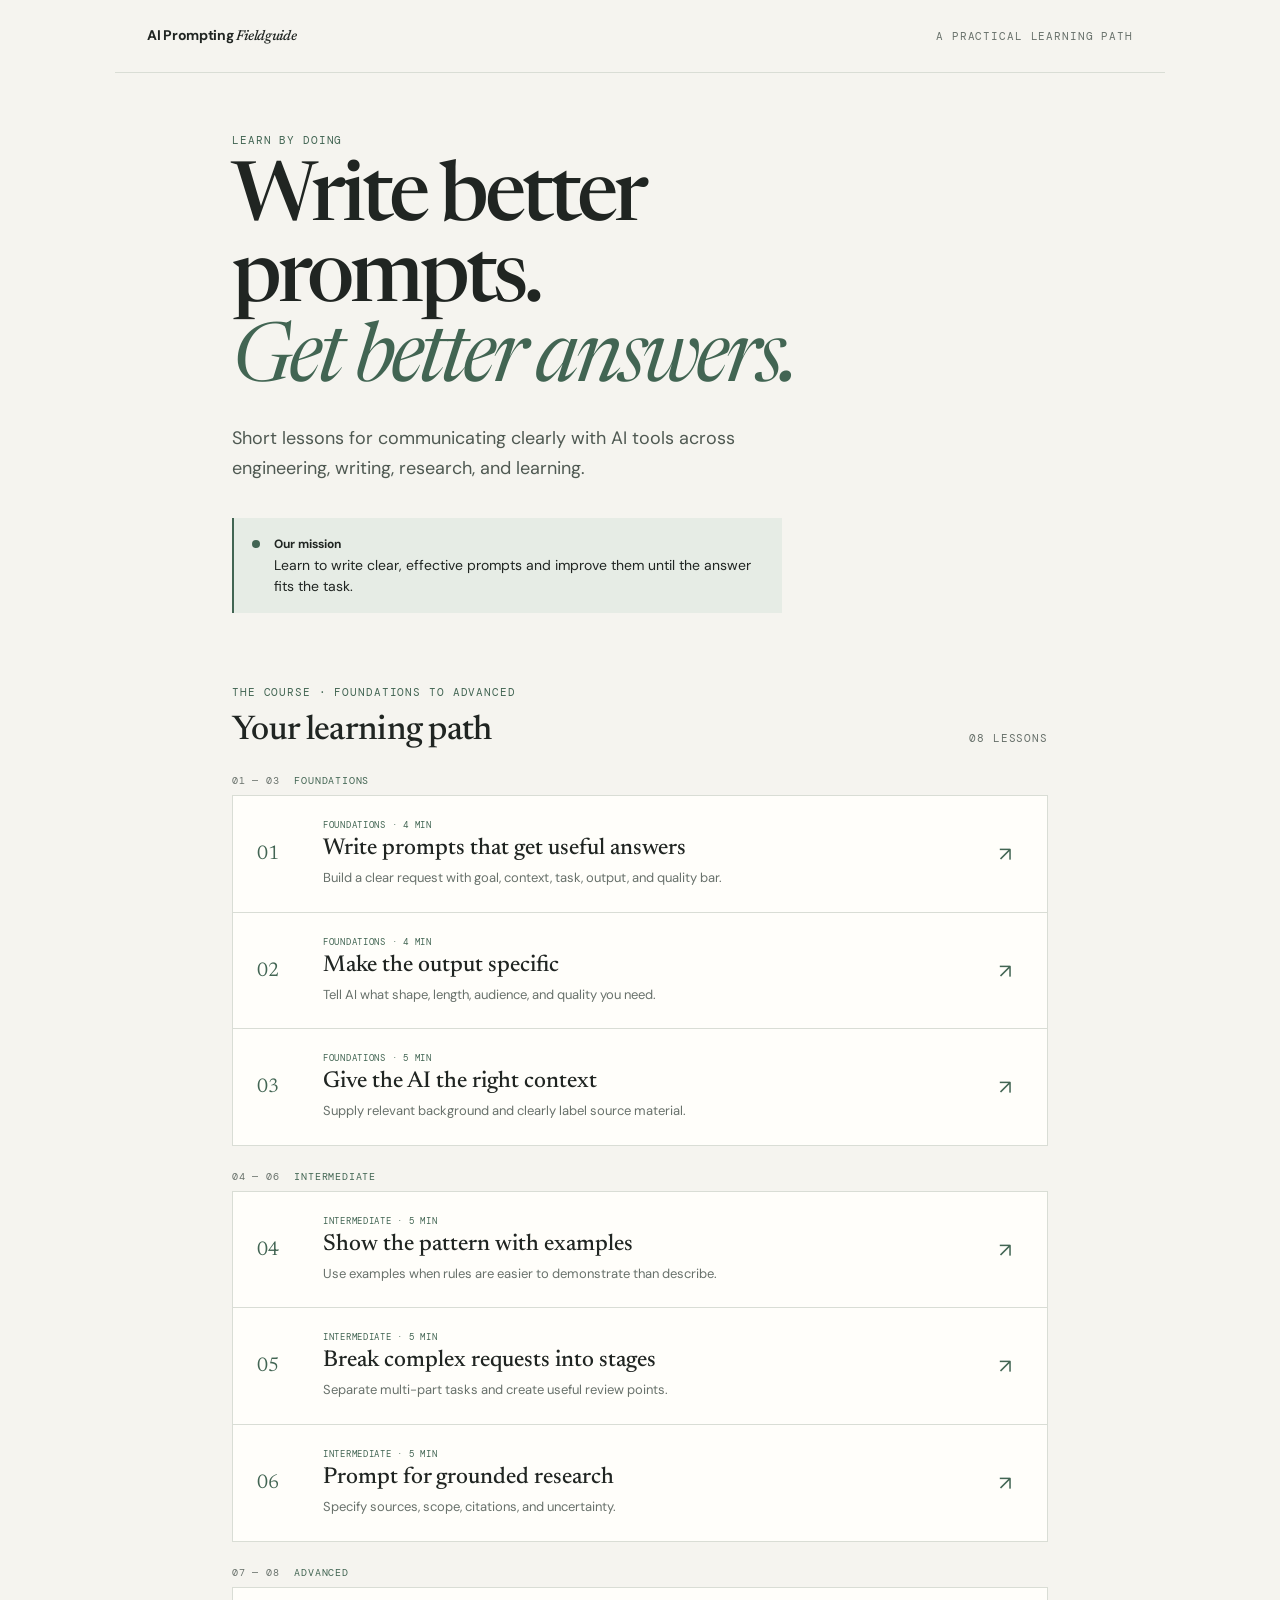
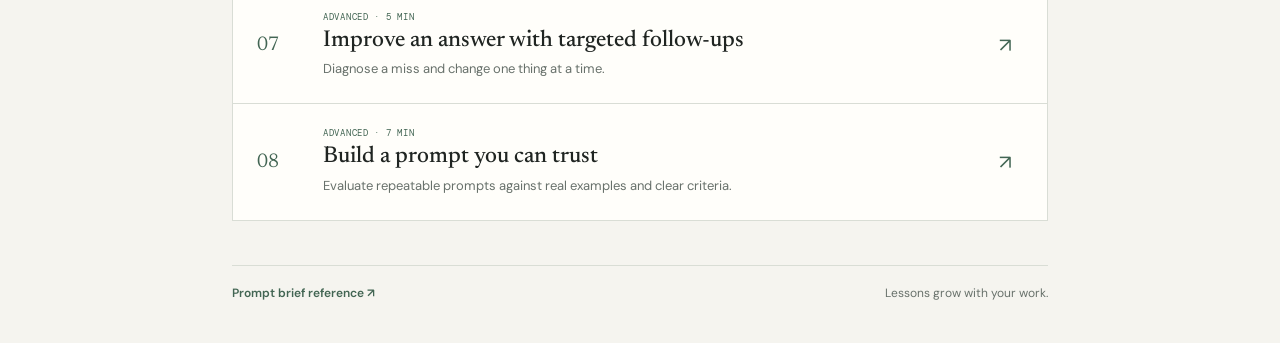
<file: index.html>
<!doctype html>
<html lang="en">
<head>
  <meta charset="utf-8">
  <meta name="viewport" content="width=device-width, initial-scale=1">
  <meta name="theme-color" content="#f5f4ef">
  <meta name="description" content="A practical field guide to writing better prompts and getting more useful answers from AI tools.">
  <title>AI Prompting Fieldguide</title>
  <link rel="stylesheet" href="assets/site.css">
</head>
<body>
  <header class="site-header"><a class="brand" href="./">AI Prompting <span>Fieldguide</span></a><span class="eyebrow">A practical learning path</span></header>
  <main class="home">
    <section class="hero">
      <p class="kicker">LEARN BY DOING</p>
      <h1>Write better prompts.<br><em>Get better answers.</em></h1>
      <p class="lede">Short lessons for communicating clearly with AI tools across engineering, writing, research, and learning.</p>
      <div class="mission-note"><span class="dot"></span><p><strong>Our mission</strong><br>Learn to write clear, effective prompts and improve them until the answer fits the task.</p></div>
    </section>
    <section class="lesson-list" aria-labelledby="lessons-heading">
      <div class="section-heading"><div><p class="kicker">THE COURSE · FOUNDATIONS TO ADVANCED</p><h2 id="lessons-heading">Your learning path</h2></div><span class="small-label">08 lessons</span></div>
      <div class="path-group"><p class="path-label">01 — 03 <span>Foundations</span></p>      <a class="lesson-card" href="lessons/0001-writing-better-prompts.html"><span class="lesson-number">01</span><span class="lesson-copy"><span class="lesson-tag">FOUNDATIONS · 4 MIN</span><strong>Write prompts that get useful answers</strong><span>Build a clear request with goal, context, task, output, and quality bar.</span></span><span class="arrow" aria-hidden="true">↗</span></a>
      <a class="lesson-card" href="lessons/0002-make-the-output-specific.html"><span class="lesson-number">02</span><span class="lesson-copy"><span class="lesson-tag">FOUNDATIONS · 4 MIN</span><strong>Make the output specific</strong><span>Tell AI what shape, length, audience, and quality you need.</span></span><span class="arrow" aria-hidden="true">↗</span></a>
      <a class="lesson-card" href="lessons/0003-give-the-right-context.html"><span class="lesson-number">03</span><span class="lesson-copy"><span class="lesson-tag">FOUNDATIONS · 5 MIN</span><strong>Give the AI the right context</strong><span>Supply relevant background and clearly label source material.</span></span><span class="arrow" aria-hidden="true">↗</span></a></div>
      <div class="path-group"><p class="path-label">04 — 06 <span>Intermediate</span></p>      <a class="lesson-card" href="lessons/0004-show-the-pattern.html"><span class="lesson-number">04</span><span class="lesson-copy"><span class="lesson-tag">INTERMEDIATE · 5 MIN</span><strong>Show the pattern with examples</strong><span>Use examples when rules are easier to demonstrate than describe.</span></span><span class="arrow" aria-hidden="true">↗</span></a>
      <a class="lesson-card" href="lessons/0005-break-down-complex-requests.html"><span class="lesson-number">05</span><span class="lesson-copy"><span class="lesson-tag">INTERMEDIATE · 5 MIN</span><strong>Break complex requests into stages</strong><span>Separate multi-part tasks and create useful review points.</span></span><span class="arrow" aria-hidden="true">↗</span></a>
      <a class="lesson-card" href="lessons/0006-prompt-for-grounded-research.html"><span class="lesson-number">06</span><span class="lesson-copy"><span class="lesson-tag">INTERMEDIATE · 5 MIN</span><strong>Prompt for grounded research</strong><span>Specify sources, scope, citations, and uncertainty.</span></span><span class="arrow" aria-hidden="true">↗</span></a></div>
      <div class="path-group"><p class="path-label">07 — 08 <span>Advanced</span></p>      <a class="lesson-card" href="lessons/0007-improve-an-answer-with-follow-ups.html"><span class="lesson-number">07</span><span class="lesson-copy"><span class="lesson-tag">ADVANCED · 5 MIN</span><strong>Improve an answer with targeted follow-ups</strong><span>Diagnose a miss and change one thing at a time.</span></span><span class="arrow" aria-hidden="true">↗</span></a>
      <a class="lesson-card" href="lessons/0008-build-a-prompt-you-can-trust.html"><span class="lesson-number">08</span><span class="lesson-copy"><span class="lesson-tag">ADVANCED · 7 MIN</span><strong>Build a prompt you can trust</strong><span>Evaluate repeatable prompts against real examples and clear criteria.</span></span><span class="arrow" aria-hidden="true">↗</span></a></div>
    </section>
    <footer class="home-footer"><a href="reference/prompt-brief.html">Prompt brief reference ↗</a><span>Lessons grow with your work.</span></footer>
  </main>
</body>
</html>
</file>
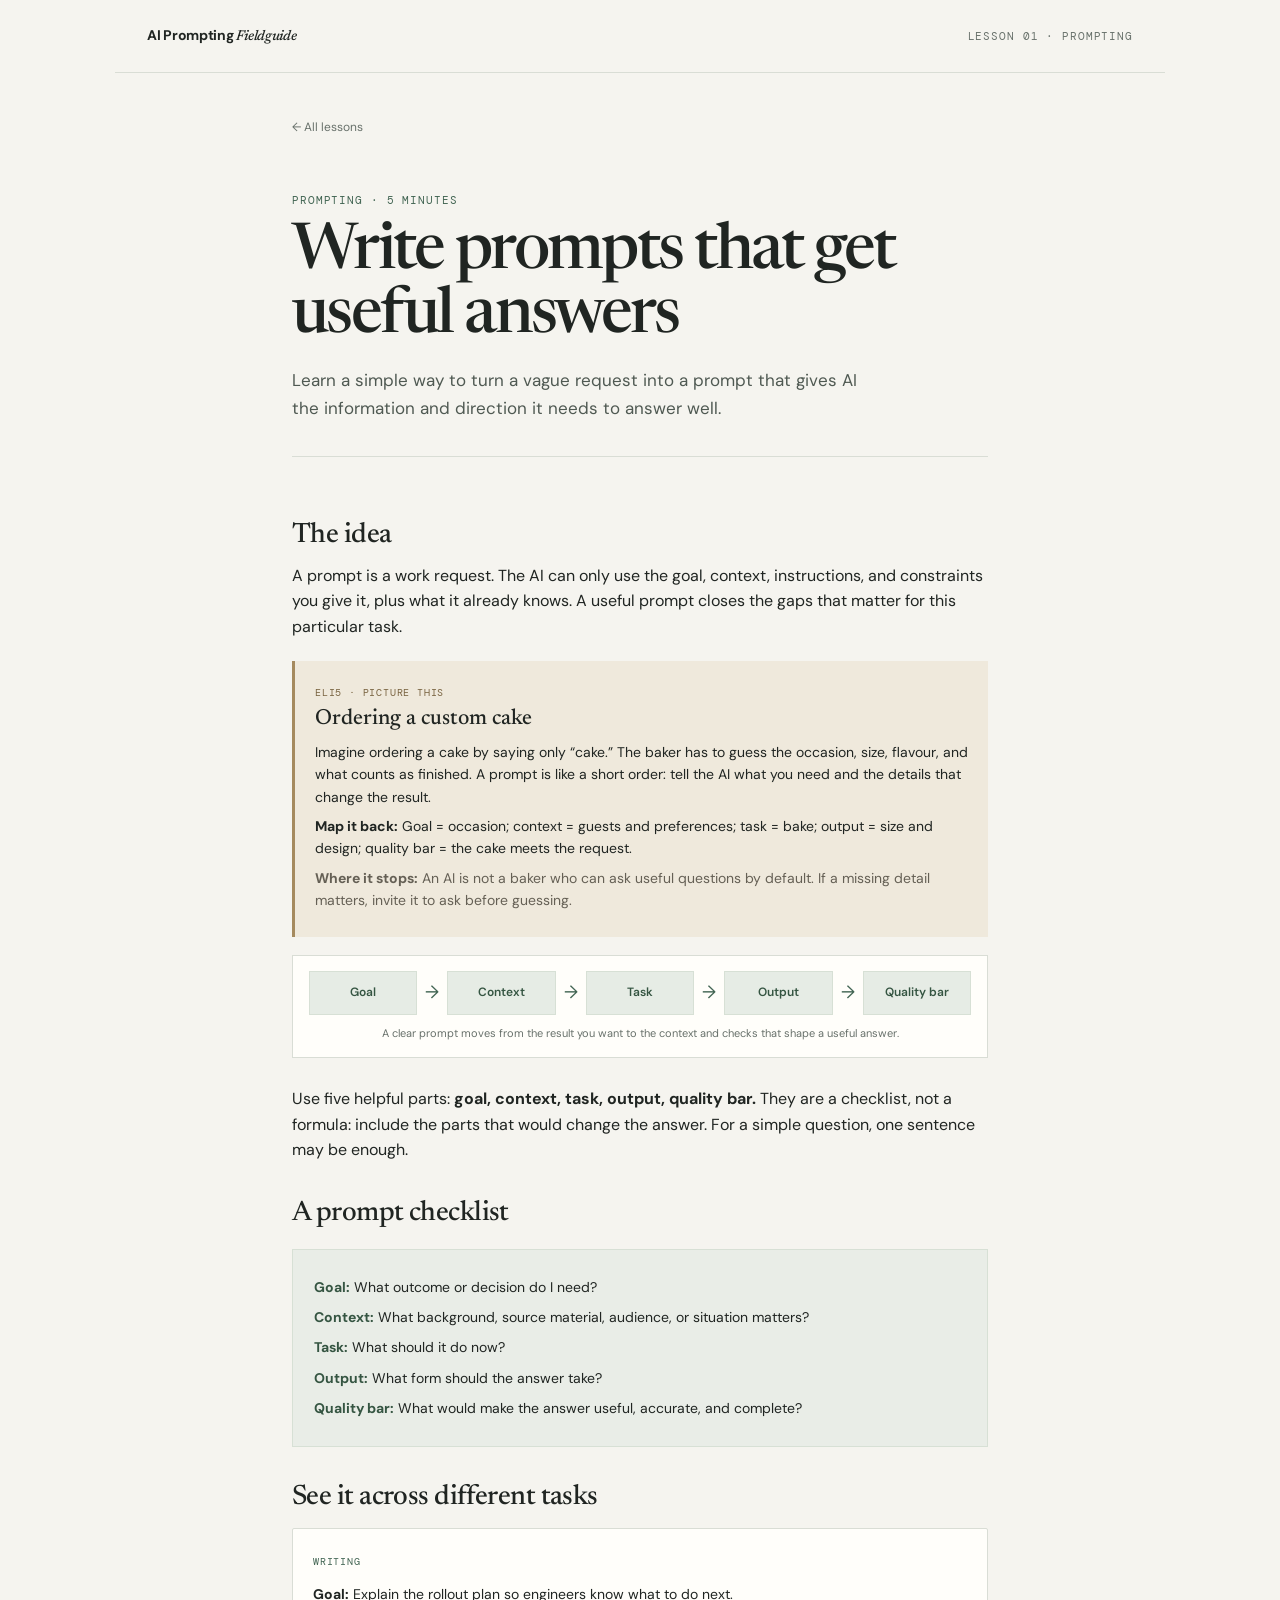
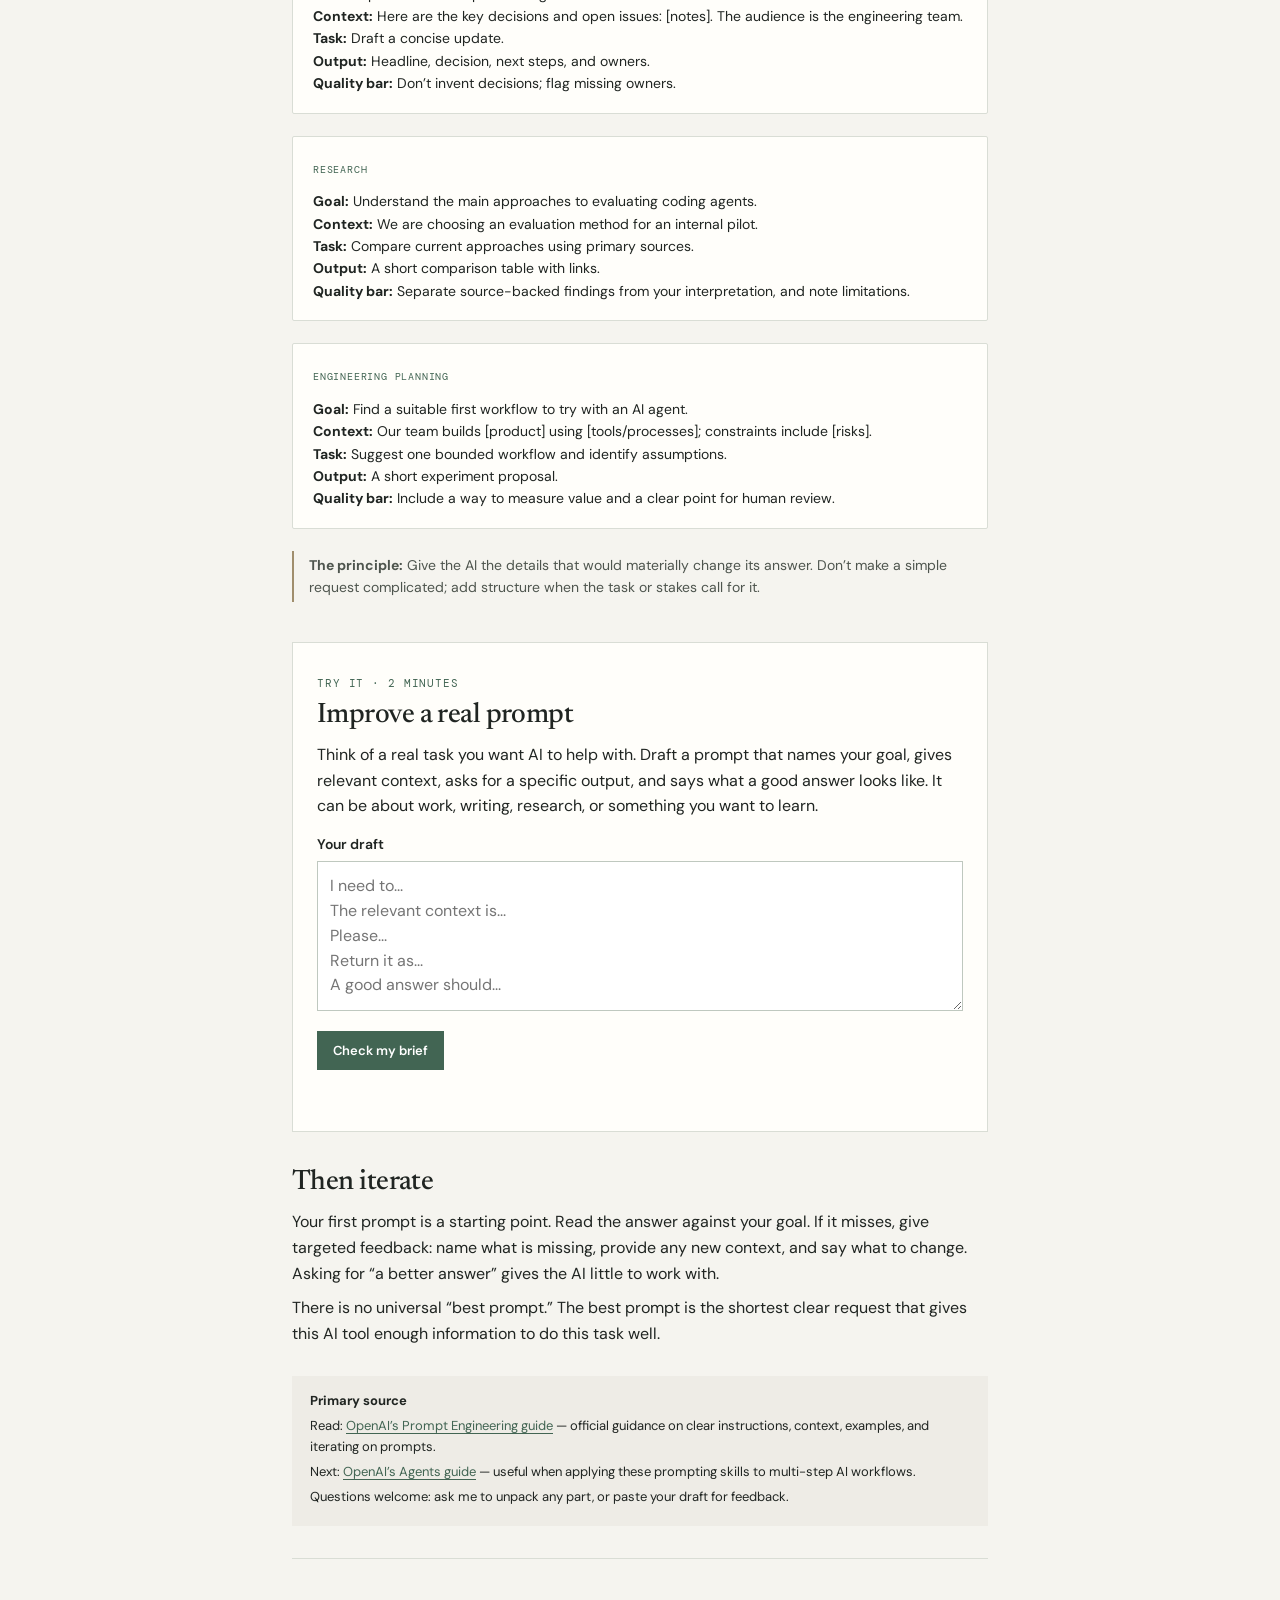
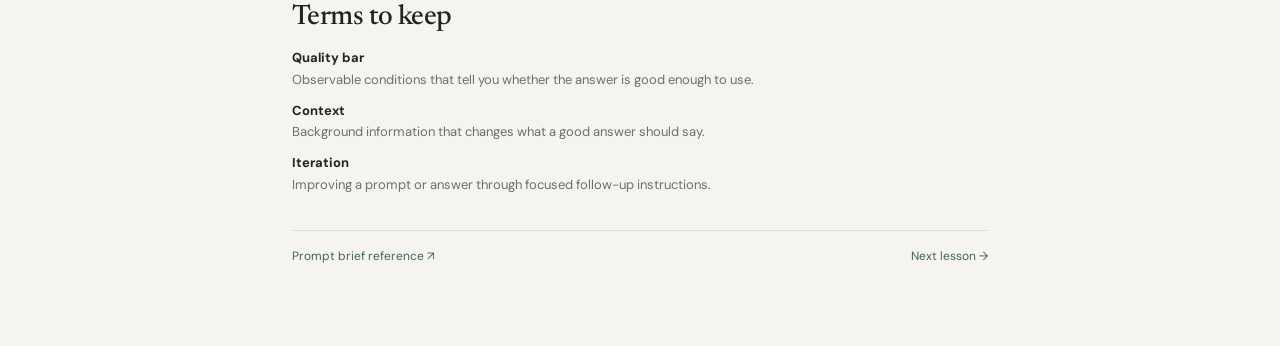
<file: lessons/0001-writing-better-prompts.html>
<!doctype html>
<html lang="en"><head><meta charset="utf-8"><meta name="viewport" content="width=device-width,initial-scale=1"><meta name="description" content="Turn broad AI requests into useful engineering briefs."><title>Write prompts that get useful answers | AI Prompting Fieldguide</title><link rel="stylesheet" href="../assets/site.css"><script defer src="../assets/lesson.js"></script></head>
<body><header class="site-header"><a class="brand" href="../">AI Prompting <span>Fieldguide</span></a><span class="eyebrow">Lesson 01 · Prompting</span></header><main class="lesson-shell"><a class="back-link" href="../">← All lessons</a><header class="lesson-header"><p class="kicker">PROMPTING · 5 MINUTES</p><h1>Write prompts that get useful answers</h1><p class="lede">Learn a simple way to turn a vague request into a prompt that gives AI the information and direction it needs to answer well.</p></header><article class="lesson-body">
<h2>The idea</h2><p>A prompt is a work request. The AI can only use the goal, context, instructions, and constraints you give it, plus what it already knows. A useful prompt closes the gaps that matter for this particular task.</p><aside class="analogy"><p class="analogy-label">ELI5 · PICTURE THIS</p><h3>Ordering a custom cake</h3><p>Imagine ordering a cake by saying only “cake.” The baker has to guess the occasion, size, flavour, and what counts as finished. A prompt is like a short order: tell the AI what you need and the details that change the result.</p><p><strong>Map it back:</strong> Goal = occasion; context = guests and preferences; task = bake; output = size and design; quality bar = the cake meets the request.</p><p class="analogy-limit"><strong>Where it stops:</strong> An AI is not a baker who can ask useful questions by default. If a missing detail matters, invite it to ask before guessing.</p></aside><figure class="lesson-visual" aria-label="Visual summary: A clear prompt moves from the result you want to the context and checks that shape a useful answer."><div class="visual-flow"><span class="visual-step">Goal</span><span class="visual-arrow" aria-hidden="true">→</span><span class="visual-step">Context</span><span class="visual-arrow" aria-hidden="true">→</span><span class="visual-step">Task</span><span class="visual-arrow" aria-hidden="true">→</span><span class="visual-step">Output</span><span class="visual-arrow" aria-hidden="true">→</span><span class="visual-step">Quality bar</span></div><figcaption>A clear prompt moves from the result you want to the context and checks that shape a useful answer.</figcaption></figure><p>Use five helpful parts: <strong>goal, context, task, output, quality bar.</strong> They are a checklist, not a formula: include the parts that would change the answer. For a simple question, one sentence may be enough.</p>
<h2>A prompt checklist</h2><div class="prompt-template"><p><strong>Goal:</strong> What outcome or decision do I need?</p><p><strong>Context:</strong> What background, source material, audience, or situation matters?</p><p><strong>Task:</strong> What should it do now?</p><p><strong>Output:</strong> What form should the answer take?</p><p><strong>Quality bar:</strong> What would make the answer useful, accurate, and complete?</p></div>
<h2>See it across different tasks</h2><div class="example"><span class="label">Writing</span><p><strong>Goal:</strong> Explain the rollout plan so engineers know what to do next.<br><strong>Context:</strong> Here are the key decisions and open issues: [notes]. The audience is the engineering team.<br><strong>Task:</strong> Draft a concise update.<br><strong>Output:</strong> Headline, decision, next steps, and owners.<br><strong>Quality bar:</strong> Don’t invent decisions; flag missing owners.</p></div><div class="example"><span class="label">Research</span><p><strong>Goal:</strong> Understand the main approaches to evaluating coding agents.<br><strong>Context:</strong> We are choosing an evaluation method for an internal pilot.<br><strong>Task:</strong> Compare current approaches using primary sources.<br><strong>Output:</strong> A short comparison table with links.<br><strong>Quality bar:</strong> Separate source-backed findings from your interpretation, and note limitations.</p></div><div class="example"><span class="label">Engineering planning</span><p><strong>Goal:</strong> Find a suitable first workflow to try with an AI agent.<br><strong>Context:</strong> Our team builds [product] using [tools/processes]; constraints include [risks].<br><strong>Task:</strong> Suggest one bounded workflow and identify assumptions.<br><strong>Output:</strong> A short experiment proposal.<br><strong>Quality bar:</strong> Include a way to measure value and a clear point for human review.</p></div>
<p class="callout"><strong>The principle:</strong> Give the AI the details that would materially change its answer. Don’t make a simple request complicated; add structure when the task or stakes call for it.</p>
<section class="practice"><p class="kicker">TRY IT · 2 MINUTES</p><h2>Improve a real prompt</h2><p>Think of a real task you want AI to help with. Draft a prompt that names your goal, gives relevant context, asks for a specific output, and says what a good answer looks like. It can be about work, writing, research, or something you want to learn.</p><form data-practice><label for="brief">Your draft</label><textarea id="brief" placeholder="I need to...&#10;The relevant context is...&#10;Please...&#10;Return it as...&#10;A good answer should..."></textarea><button type="submit">Check my brief</button><p class="feedback" data-feedback aria-live="polite"></p></form></section>
<h2>Then iterate</h2><p>Your first prompt is a starting point. Read the answer against your goal. If it misses, give targeted feedback: name what is missing, provide any new context, and say what to change. Asking for “a better answer” gives the AI little to work with.</p><p>There is no universal “best prompt.” The best prompt is the shortest clear request that gives this AI tool enough information to do this task well.</p>
<div class="source-box"><strong>Primary source</strong><p>Read: <a href="https://developers.openai.com/api/docs/guides/prompt-engineering">OpenAI’s Prompt Engineering guide</a> — official guidance on clear instructions, context, examples, and iterating on prompts.</p><p>Next: <a href="https://developers.openai.com/api/docs/guides/agents">OpenAI’s Agents guide</a> — useful when applying these prompting skills to multi-step AI workflows.</p><p>Questions welcome: ask me to unpack any part, or paste your draft for feedback.</p></div>
<div class="glossary"><h2>Terms to keep</h2><dl><dt>Quality bar</dt><dd>Observable conditions that tell you whether the answer is good enough to use.</dd><dt>Context</dt><dd>Background information that changes what a good answer should say.</dd><dt>Iteration</dt><dd>Improving a prompt or answer through focused follow-up instructions.</dd></dl></div>
<nav class="lesson-nav"><a href="../reference/prompt-brief.html">Prompt brief reference ↗</a><a href="0002-make-the-output-specific.html">Next lesson →</a></nav></article></main></body></html>
</file>
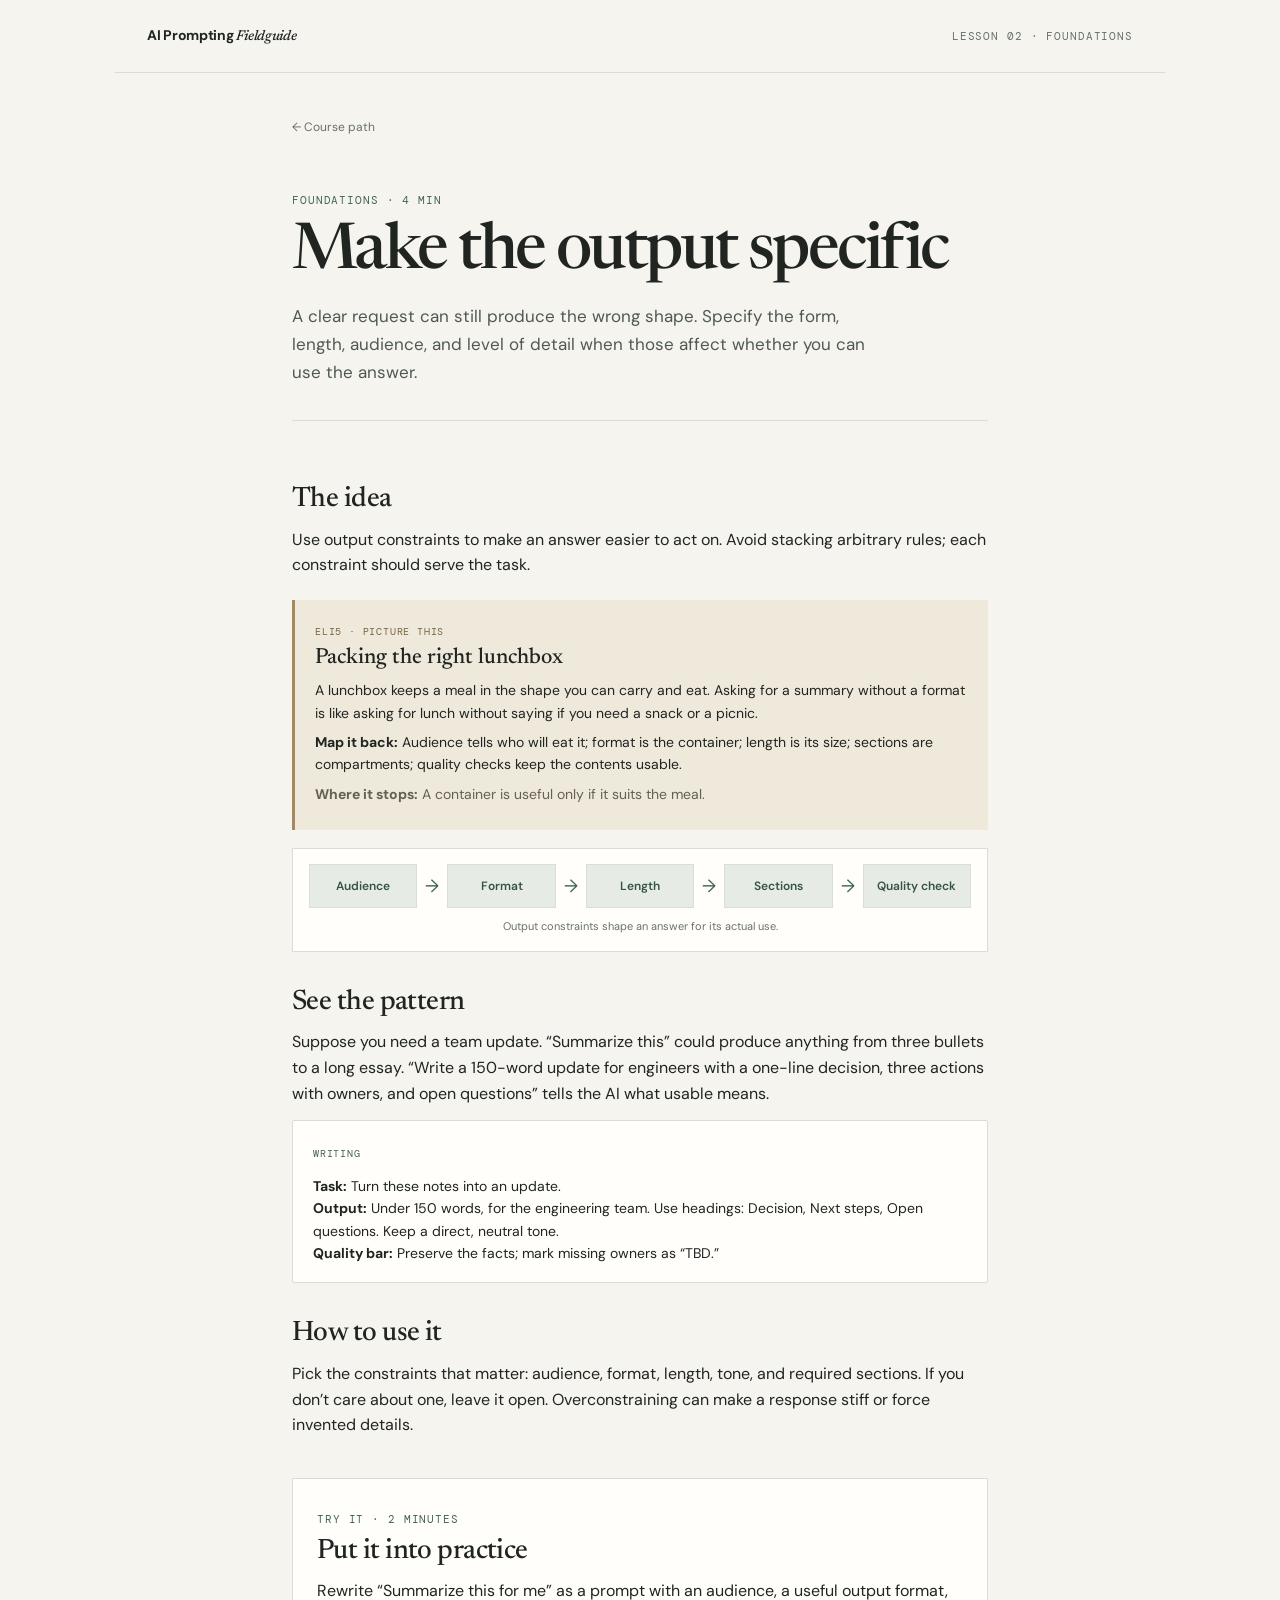
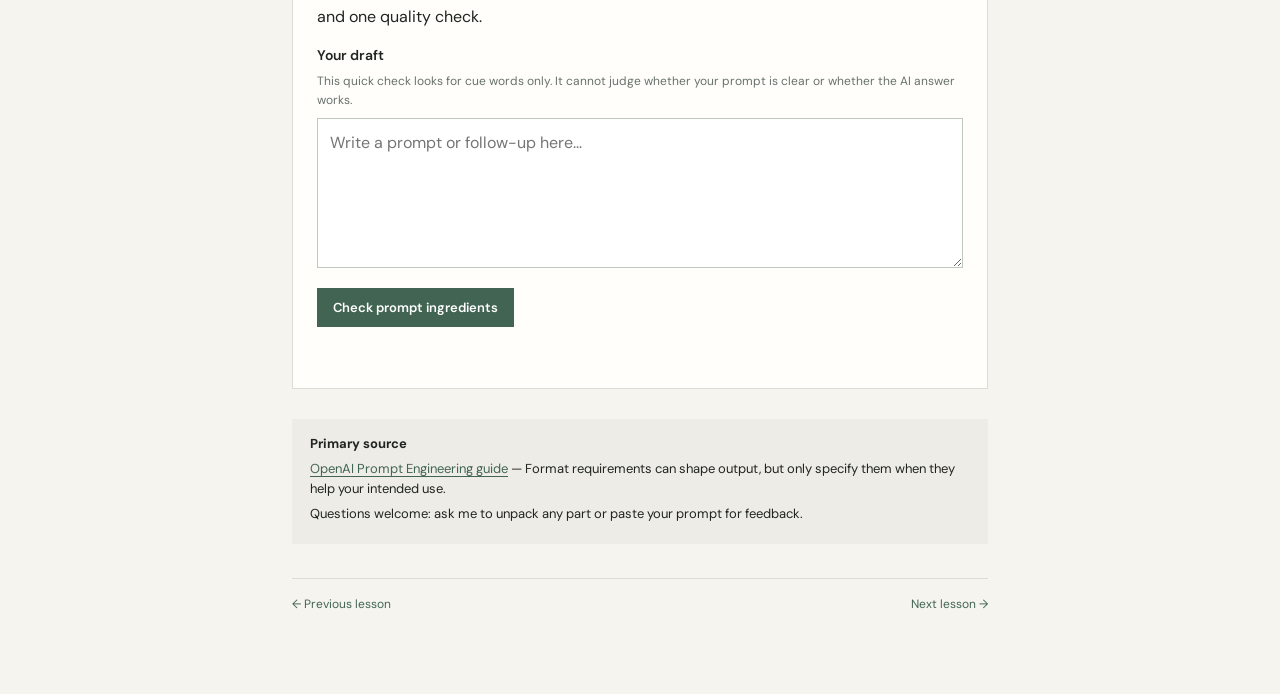
<file: lessons/0002-make-the-output-specific.html>
<!doctype html><html lang="en"><head><meta charset="utf-8"><meta name="viewport" content="width=device-width,initial-scale=1"><meta name="description" content="A clear request can still produce the wrong shape. Specify the form, length, audience, and level of detail when those affect whether you can use the answer."><title>Make the output specific | AI Prompting Fieldguide</title><link rel="stylesheet" href="../assets/site.css"><script defer src="../assets/lesson.js"></script></head><body><header class="site-header"><a class="brand" href="../">AI Prompting <span>Fieldguide</span></a><span class="eyebrow">Lesson 02 · Foundations</span></header><main class="lesson-shell"><a class="back-link" href="../">← Course path</a><header class="lesson-header"><p class="kicker">FOUNDATIONS · 4 MIN</p><h1>Make the output specific</h1><p class="lede">A clear request can still produce the wrong shape. Specify the form, length, audience, and level of detail when those affect whether you can use the answer.</p></header><article class="lesson-body"><h2>The idea</h2><p>Use output constraints to make an answer easier to act on. Avoid stacking arbitrary rules; each constraint should serve the task.</p><aside class="analogy"><p class="analogy-label">ELI5 · PICTURE THIS</p><h3>Packing the right lunchbox</h3><p>A lunchbox keeps a meal in the shape you can carry and eat. Asking for a summary without a format is like asking for lunch without saying if you need a snack or a picnic.</p><p><strong>Map it back:</strong> Audience tells who will eat it; format is the container; length is its size; sections are compartments; quality checks keep the contents usable.</p><p class="analogy-limit"><strong>Where it stops:</strong> A container is useful only if it suits the meal.</p></aside><figure class="lesson-visual" aria-label="Visual summary: Output constraints shape an answer for its actual use."><div class="visual-flow"><span class="visual-step">Audience</span><span class="visual-arrow" aria-hidden="true">→</span><span class="visual-step">Format</span><span class="visual-arrow" aria-hidden="true">→</span><span class="visual-step">Length</span><span class="visual-arrow" aria-hidden="true">→</span><span class="visual-step">Sections</span><span class="visual-arrow" aria-hidden="true">→</span><span class="visual-step">Quality check</span></div><figcaption>Output constraints shape an answer for its actual use.</figcaption></figure><h2>See the pattern</h2><p>Suppose you need a team update. “Summarize this” could produce anything from three bullets to a long essay. “Write a 150-word update for engineers with a one-line decision, three actions with owners, and open questions” tells the AI what usable means.</p><div class="example"><span class="label">Writing</span><p><strong>Task:</strong> Turn these notes into an update.<br><strong>Output:</strong> Under 150 words, for the engineering team. Use headings: Decision, Next steps, Open questions. Keep a direct, neutral tone.<br><strong>Quality bar:</strong> Preserve the facts; mark missing owners as “TBD.”</p></div><h2>How to use it</h2><p>Pick the constraints that matter: audience, format, length, tone, and required sections. If you don’t care about one, leave it open. Overconstraining can make a response stiff or force invented details.</p><section class="practice"><p class="kicker">TRY IT · 2 MINUTES</p><h2>Put it into practice</h2><p>Rewrite “Summarize this for me” as a prompt with an audience, a useful output format, and one quality check.</p><form data-practice data-checks="output,quality"><label for="practice">Your draft</label><p class="cue-note">This quick check looks for cue words only. It cannot judge whether your prompt is clear or whether the AI answer works.</p><textarea id="practice" placeholder="Write a prompt or follow-up here..."></textarea><button type="submit">Check prompt ingredients</button><p class="feedback" data-feedback aria-live="polite"></p></form></section><div class="source-box"><strong>Primary source</strong><p><a href="https://developers.openai.com/api/docs/guides/prompt-engineering">OpenAI Prompt Engineering guide</a> — Format requirements can shape output, but only specify them when they help your intended use.</p><p>Questions welcome: ask me to unpack any part or paste your prompt for feedback.</p></div><nav class="lesson-nav"><a href="0001-writing-better-prompts.html">← Previous lesson</a><a href="0003-give-the-right-context.html">Next lesson →</a></nav></article></main></body></html>
</file>
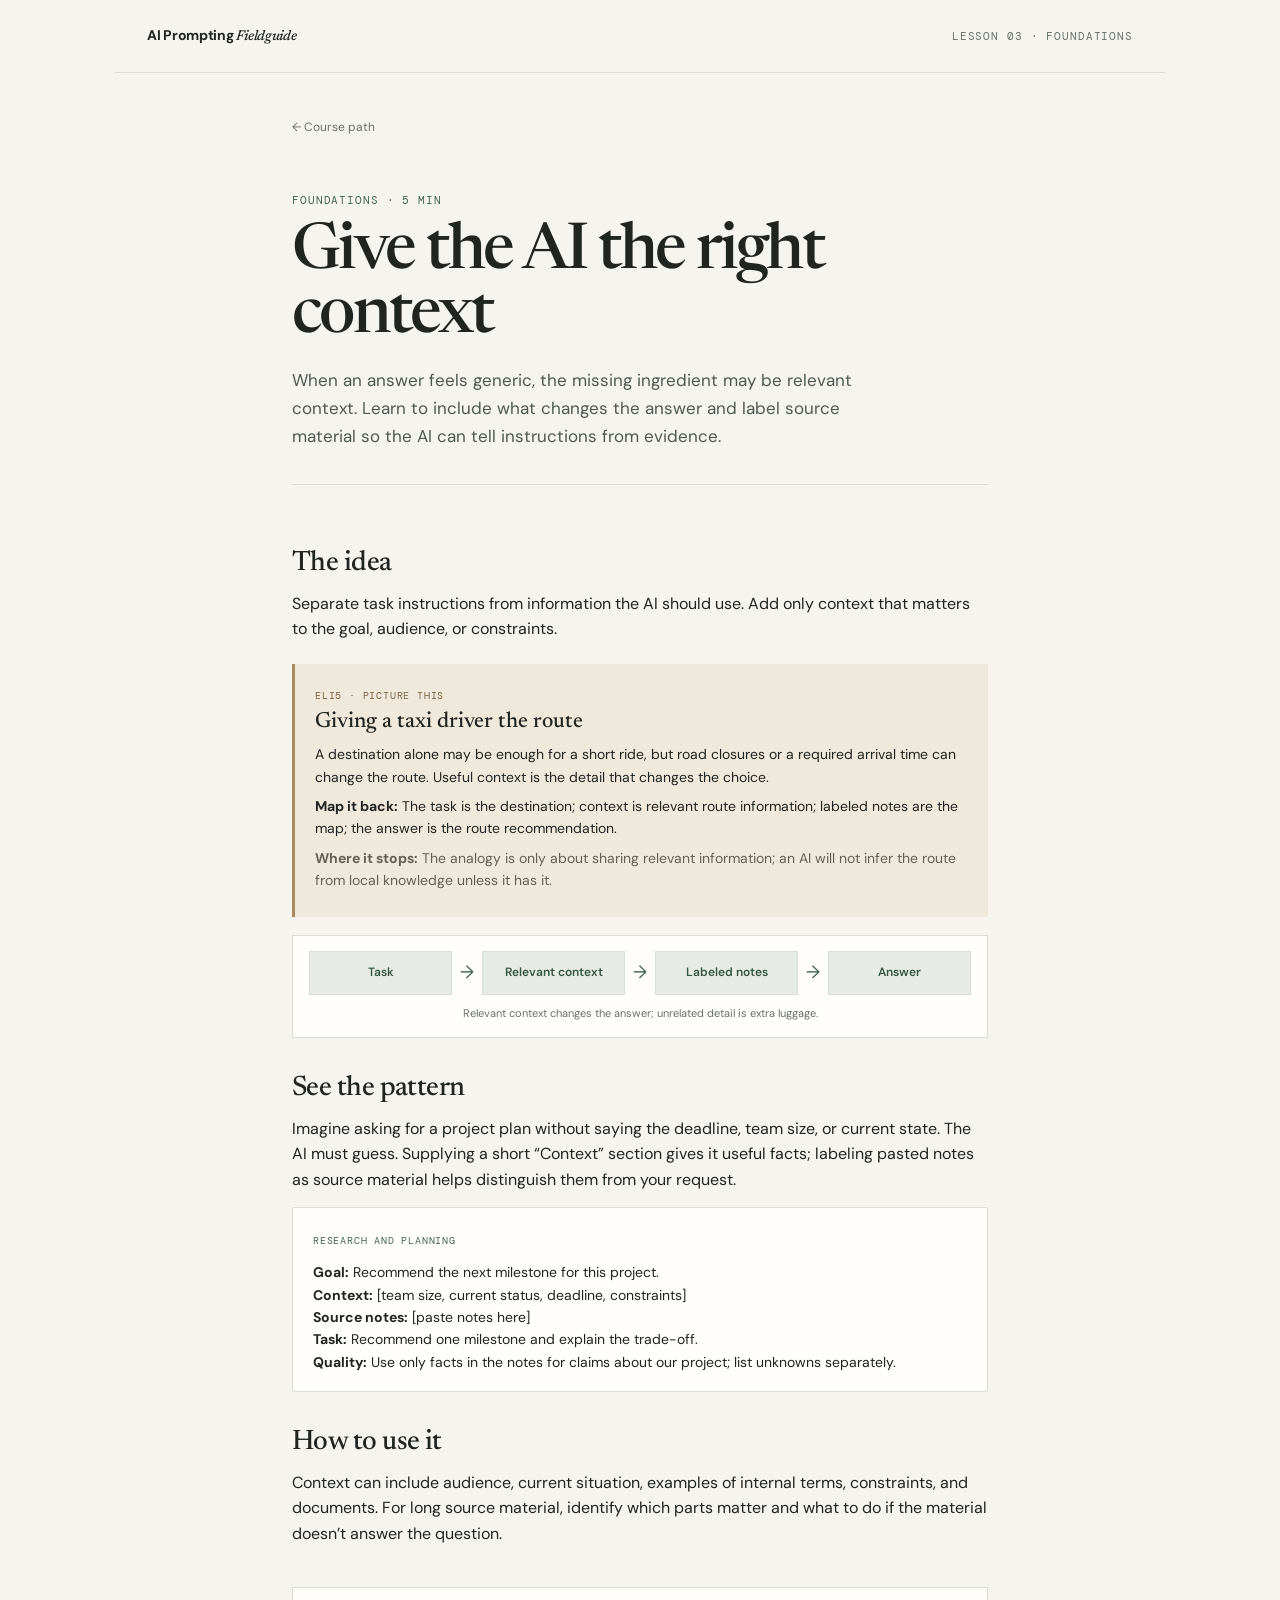
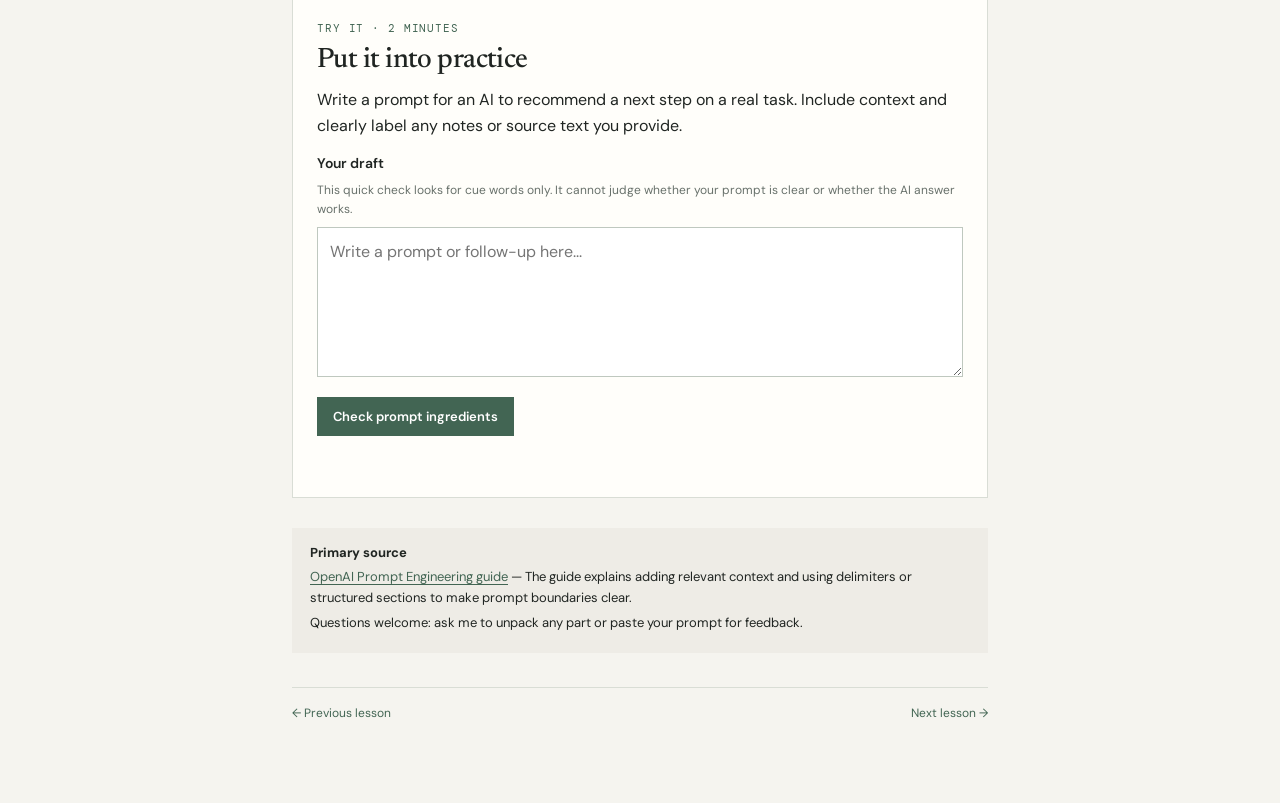
<file: lessons/0003-give-the-right-context.html>
<!doctype html><html lang="en"><head><meta charset="utf-8"><meta name="viewport" content="width=device-width,initial-scale=1"><meta name="description" content="When an answer feels generic, the missing ingredient may be relevant context. Learn to include what changes the answer and label source material so the AI can tell instructions from evidence."><title>Give the AI the right context | AI Prompting Fieldguide</title><link rel="stylesheet" href="../assets/site.css"><script defer src="../assets/lesson.js"></script></head><body><header class="site-header"><a class="brand" href="../">AI Prompting <span>Fieldguide</span></a><span class="eyebrow">Lesson 03 · Foundations</span></header><main class="lesson-shell"><a class="back-link" href="../">← Course path</a><header class="lesson-header"><p class="kicker">FOUNDATIONS · 5 MIN</p><h1>Give the AI the right context</h1><p class="lede">When an answer feels generic, the missing ingredient may be relevant context. Learn to include what changes the answer and label source material so the AI can tell instructions from evidence.</p></header><article class="lesson-body"><h2>The idea</h2><p>Separate task instructions from information the AI should use. Add only context that matters to the goal, audience, or constraints.</p><aside class="analogy"><p class="analogy-label">ELI5 · PICTURE THIS</p><h3>Giving a taxi driver the route</h3><p>A destination alone may be enough for a short ride, but road closures or a required arrival time can change the route. Useful context is the detail that changes the choice.</p><p><strong>Map it back:</strong> The task is the destination; context is relevant route information; labeled notes are the map; the answer is the route recommendation.</p><p class="analogy-limit"><strong>Where it stops:</strong> The analogy is only about sharing relevant information; an AI will not infer the route from local knowledge unless it has it.</p></aside><figure class="lesson-visual" aria-label="Visual summary: Relevant context changes the answer; unrelated detail is extra luggage."><div class="visual-flow"><span class="visual-step">Task</span><span class="visual-arrow" aria-hidden="true">→</span><span class="visual-step">Relevant context</span><span class="visual-arrow" aria-hidden="true">→</span><span class="visual-step">Labeled notes</span><span class="visual-arrow" aria-hidden="true">→</span><span class="visual-step">Answer</span></div><figcaption>Relevant context changes the answer; unrelated detail is extra luggage.</figcaption></figure><h2>See the pattern</h2><p>Imagine asking for a project plan without saying the deadline, team size, or current state. The AI must guess. Supplying a short “Context” section gives it useful facts; labeling pasted notes as source material helps distinguish them from your request.</p><div class="example"><span class="label">Research and planning</span><p><strong>Goal:</strong> Recommend the next milestone for this project.<br><strong>Context:</strong> [team size, current status, deadline, constraints]<br><strong>Source notes:</strong> [paste notes here]<br><strong>Task:</strong> Recommend one milestone and explain the trade-off.<br><strong>Quality:</strong> Use only facts in the notes for claims about our project; list unknowns separately.</p></div><h2>How to use it</h2><p>Context can include audience, current situation, examples of internal terms, constraints, and documents. For long source material, identify which parts matter and what to do if the material doesn’t answer the question.</p><section class="practice"><p class="kicker">TRY IT · 2 MINUTES</p><h2>Put it into practice</h2><p>Write a prompt for an AI to recommend a next step on a real task. Include context and clearly label any notes or source text you provide.</p><form data-practice data-checks="goal,context,task,quality"><label for="practice">Your draft</label><p class="cue-note">This quick check looks for cue words only. It cannot judge whether your prompt is clear or whether the AI answer works.</p><textarea id="practice" placeholder="Write a prompt or follow-up here..."></textarea><button type="submit">Check prompt ingredients</button><p class="feedback" data-feedback aria-live="polite"></p></form></section><div class="source-box"><strong>Primary source</strong><p><a href="https://developers.openai.com/api/docs/guides/prompt-engineering">OpenAI Prompt Engineering guide</a> — The guide explains adding relevant context and using delimiters or structured sections to make prompt boundaries clear.</p><p>Questions welcome: ask me to unpack any part or paste your prompt for feedback.</p></div><nav class="lesson-nav"><a href="0002-make-the-output-specific.html">← Previous lesson</a><a href="0004-show-the-pattern.html">Next lesson →</a></nav></article></main></body></html>
</file>
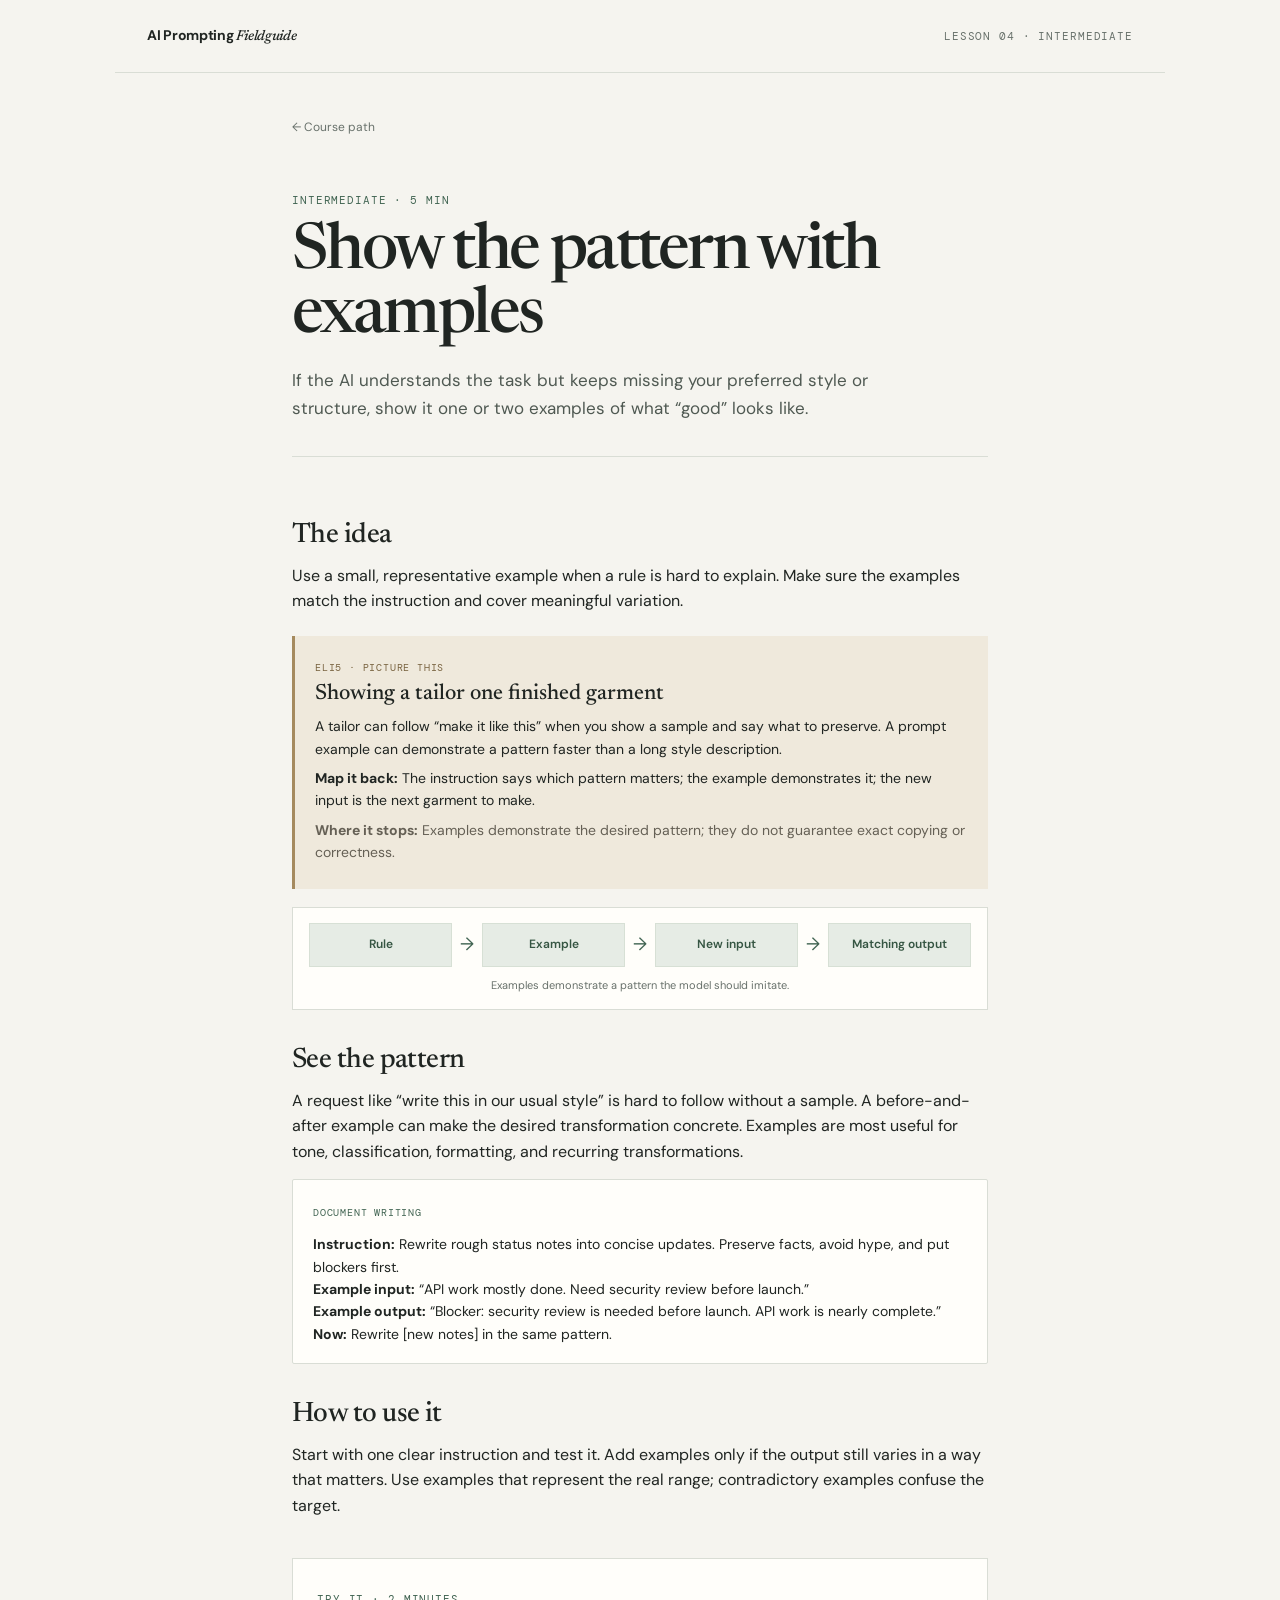
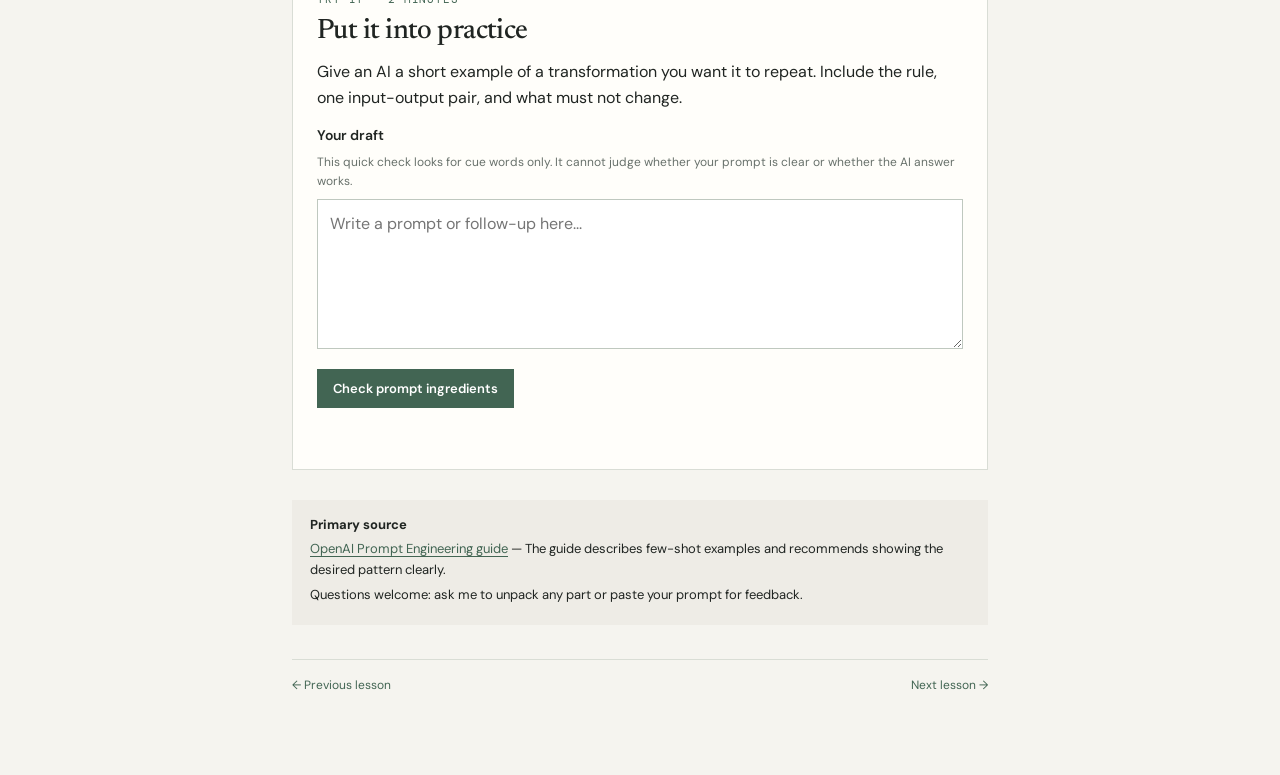
<file: lessons/0004-show-the-pattern.html>
<!doctype html><html lang="en"><head><meta charset="utf-8"><meta name="viewport" content="width=device-width,initial-scale=1"><meta name="description" content="If the AI understands the task but keeps missing your preferred style or structure, show it one or two examples of what “good” looks like."><title>Show the pattern with examples | AI Prompting Fieldguide</title><link rel="stylesheet" href="../assets/site.css"><script defer src="../assets/lesson.js"></script></head><body><header class="site-header"><a class="brand" href="../">AI Prompting <span>Fieldguide</span></a><span class="eyebrow">Lesson 04 · Intermediate</span></header><main class="lesson-shell"><a class="back-link" href="../">← Course path</a><header class="lesson-header"><p class="kicker">INTERMEDIATE · 5 MIN</p><h1>Show the pattern with examples</h1><p class="lede">If the AI understands the task but keeps missing your preferred style or structure, show it one or two examples of what “good” looks like.</p></header><article class="lesson-body"><h2>The idea</h2><p>Use a small, representative example when a rule is hard to explain. Make sure the examples match the instruction and cover meaningful variation.</p><aside class="analogy"><p class="analogy-label">ELI5 · PICTURE THIS</p><h3>Showing a tailor one finished garment</h3><p>A tailor can follow “make it like this” when you show a sample and say what to preserve. A prompt example can demonstrate a pattern faster than a long style description.</p><p><strong>Map it back:</strong> The instruction says which pattern matters; the example demonstrates it; the new input is the next garment to make.</p><p class="analogy-limit"><strong>Where it stops:</strong> Examples demonstrate the desired pattern; they do not guarantee exact copying or correctness.</p></aside><figure class="lesson-visual" aria-label="Visual summary: Examples demonstrate a pattern the model should imitate."><div class="visual-flow"><span class="visual-step">Rule</span><span class="visual-arrow" aria-hidden="true">→</span><span class="visual-step">Example</span><span class="visual-arrow" aria-hidden="true">→</span><span class="visual-step">New input</span><span class="visual-arrow" aria-hidden="true">→</span><span class="visual-step">Matching output</span></div><figcaption>Examples demonstrate a pattern the model should imitate.</figcaption></figure><h2>See the pattern</h2><p>A request like “write this in our usual style” is hard to follow without a sample. A before-and-after example can make the desired transformation concrete. Examples are most useful for tone, classification, formatting, and recurring transformations.</p><div class="example"><span class="label">Document writing</span><p><strong>Instruction:</strong> Rewrite rough status notes into concise updates. Preserve facts, avoid hype, and put blockers first.<br><strong>Example input:</strong> “API work mostly done. Need security review before launch.”<br><strong>Example output:</strong> “Blocker: security review is needed before launch. API work is nearly complete.”<br><strong>Now:</strong> Rewrite [new notes] in the same pattern.</p></div><h2>How to use it</h2><p>Start with one clear instruction and test it. Add examples only if the output still varies in a way that matters. Use examples that represent the real range; contradictory examples confuse the target.</p><section class="practice"><p class="kicker">TRY IT · 2 MINUTES</p><h2>Put it into practice</h2><p>Give an AI a short example of a transformation you want it to repeat. Include the rule, one input-output pair, and what must not change.</p><form data-practice data-checks="task,example,quality"><label for="practice">Your draft</label><p class="cue-note">This quick check looks for cue words only. It cannot judge whether your prompt is clear or whether the AI answer works.</p><textarea id="practice" placeholder="Write a prompt or follow-up here..."></textarea><button type="submit">Check prompt ingredients</button><p class="feedback" data-feedback aria-live="polite"></p></form></section><div class="source-box"><strong>Primary source</strong><p><a href="https://developers.openai.com/api/docs/guides/prompt-engineering">OpenAI Prompt Engineering guide</a> — The guide describes few-shot examples and recommends showing the desired pattern clearly.</p><p>Questions welcome: ask me to unpack any part or paste your prompt for feedback.</p></div><nav class="lesson-nav"><a href="0003-give-the-right-context.html">← Previous lesson</a><a href="0005-break-down-complex-requests.html">Next lesson →</a></nav></article></main></body></html>
</file>
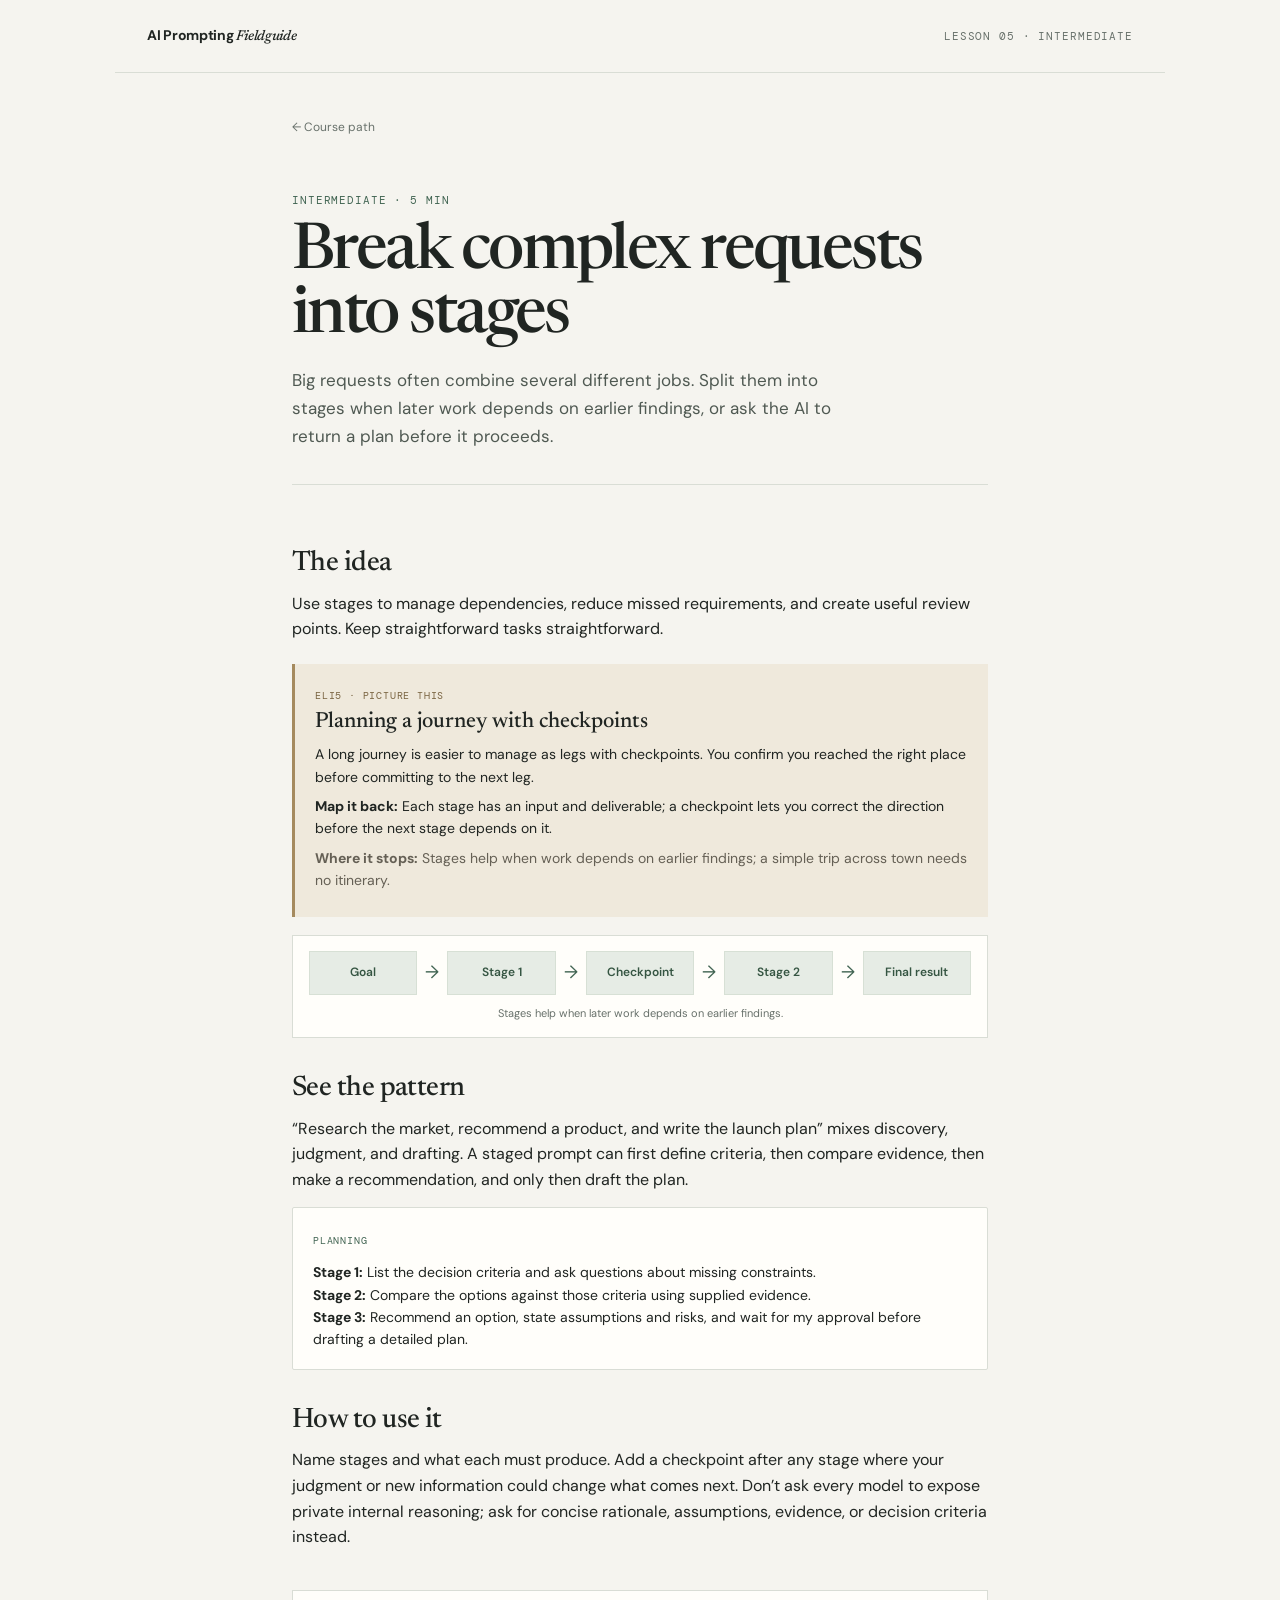
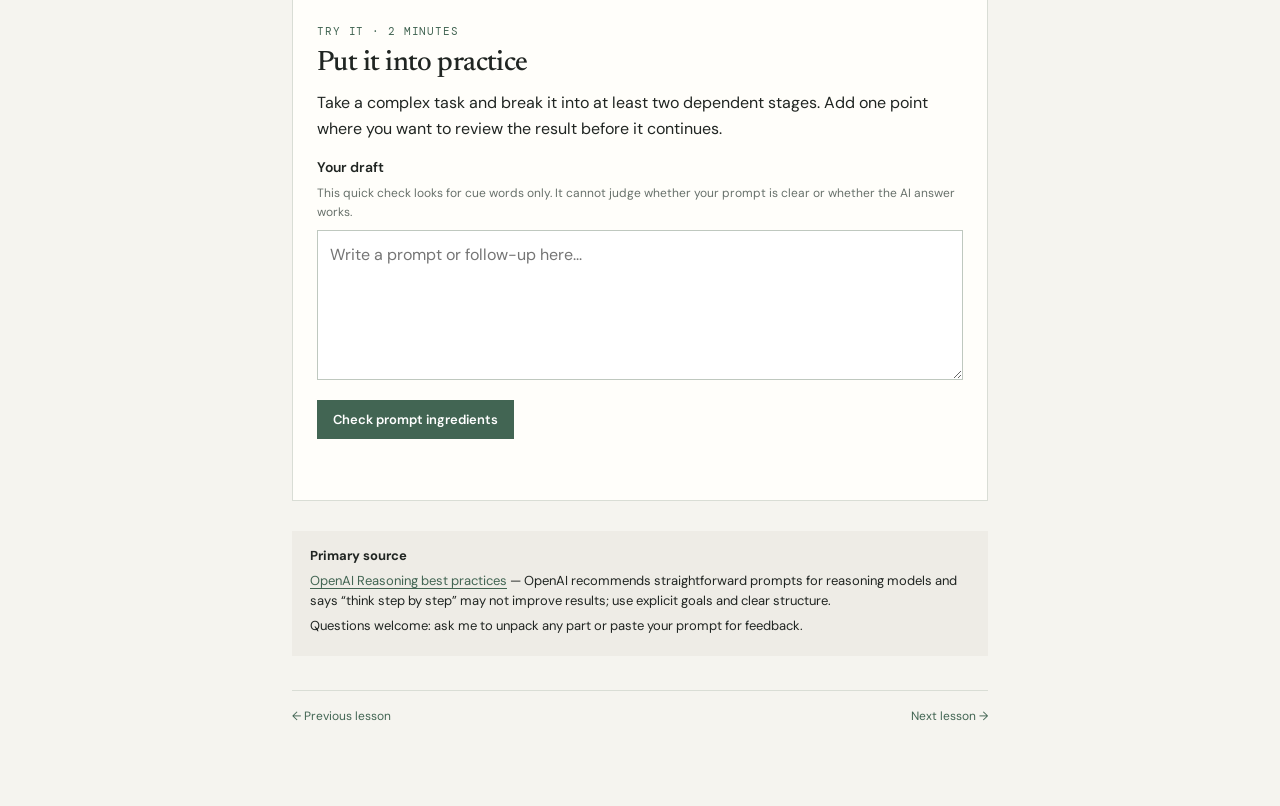
<file: lessons/0005-break-down-complex-requests.html>
<!doctype html><html lang="en"><head><meta charset="utf-8"><meta name="viewport" content="width=device-width,initial-scale=1"><meta name="description" content="Big requests often combine several different jobs. Split them into stages when later work depends on earlier findings, or ask the AI to return a plan before it proceeds."><title>Break complex requests into stages | AI Prompting Fieldguide</title><link rel="stylesheet" href="../assets/site.css"><script defer src="../assets/lesson.js"></script></head><body><header class="site-header"><a class="brand" href="../">AI Prompting <span>Fieldguide</span></a><span class="eyebrow">Lesson 05 · Intermediate</span></header><main class="lesson-shell"><a class="back-link" href="../">← Course path</a><header class="lesson-header"><p class="kicker">INTERMEDIATE · 5 MIN</p><h1>Break complex requests into stages</h1><p class="lede">Big requests often combine several different jobs. Split them into stages when later work depends on earlier findings, or ask the AI to return a plan before it proceeds.</p></header><article class="lesson-body"><h2>The idea</h2><p>Use stages to manage dependencies, reduce missed requirements, and create useful review points. Keep straightforward tasks straightforward.</p><aside class="analogy"><p class="analogy-label">ELI5 · PICTURE THIS</p><h3>Planning a journey with checkpoints</h3><p>A long journey is easier to manage as legs with checkpoints. You confirm you reached the right place before committing to the next leg.</p><p><strong>Map it back:</strong> Each stage has an input and deliverable; a checkpoint lets you correct the direction before the next stage depends on it.</p><p class="analogy-limit"><strong>Where it stops:</strong> Stages help when work depends on earlier findings; a simple trip across town needs no itinerary.</p></aside><figure class="lesson-visual" aria-label="Visual summary: Stages help when later work depends on earlier findings."><div class="visual-flow"><span class="visual-step">Goal</span><span class="visual-arrow" aria-hidden="true">→</span><span class="visual-step">Stage 1</span><span class="visual-arrow" aria-hidden="true">→</span><span class="visual-step">Checkpoint</span><span class="visual-arrow" aria-hidden="true">→</span><span class="visual-step">Stage 2</span><span class="visual-arrow" aria-hidden="true">→</span><span class="visual-step">Final result</span></div><figcaption>Stages help when later work depends on earlier findings.</figcaption></figure><h2>See the pattern</h2><p>“Research the market, recommend a product, and write the launch plan” mixes discovery, judgment, and drafting. A staged prompt can first define criteria, then compare evidence, then make a recommendation, and only then draft the plan.</p><div class="example"><span class="label">Planning</span><p><strong>Stage 1:</strong> List the decision criteria and ask questions about missing constraints.<br><strong>Stage 2:</strong> Compare the options against those criteria using supplied evidence.<br><strong>Stage 3:</strong> Recommend an option, state assumptions and risks, and wait for my approval before drafting a detailed plan.</p></div><h2>How to use it</h2><p>Name stages and what each must produce. Add a checkpoint after any stage where your judgment or new information could change what comes next. Don’t ask every model to expose private internal reasoning; ask for concise rationale, assumptions, evidence, or decision criteria instead.</p><section class="practice"><p class="kicker">TRY IT · 2 MINUTES</p><h2>Put it into practice</h2><p>Take a complex task and break it into at least two dependent stages. Add one point where you want to review the result before it continues.</p><form data-practice data-checks="goal,task,stages,review"><label for="practice">Your draft</label><p class="cue-note">This quick check looks for cue words only. It cannot judge whether your prompt is clear or whether the AI answer works.</p><textarea id="practice" placeholder="Write a prompt or follow-up here..."></textarea><button type="submit">Check prompt ingredients</button><p class="feedback" data-feedback aria-live="polite"></p></form></section><div class="source-box"><strong>Primary source</strong><p><a href="https://developers.openai.com/api/docs/guides/reasoning-best-practices">OpenAI Reasoning best practices</a> — OpenAI recommends straightforward prompts for reasoning models and says “think step by step” may not improve results; use explicit goals and clear structure.</p><p>Questions welcome: ask me to unpack any part or paste your prompt for feedback.</p></div><nav class="lesson-nav"><a href="0004-show-the-pattern.html">← Previous lesson</a><a href="0006-prompt-for-grounded-research.html">Next lesson →</a></nav></article></main></body></html>
</file>
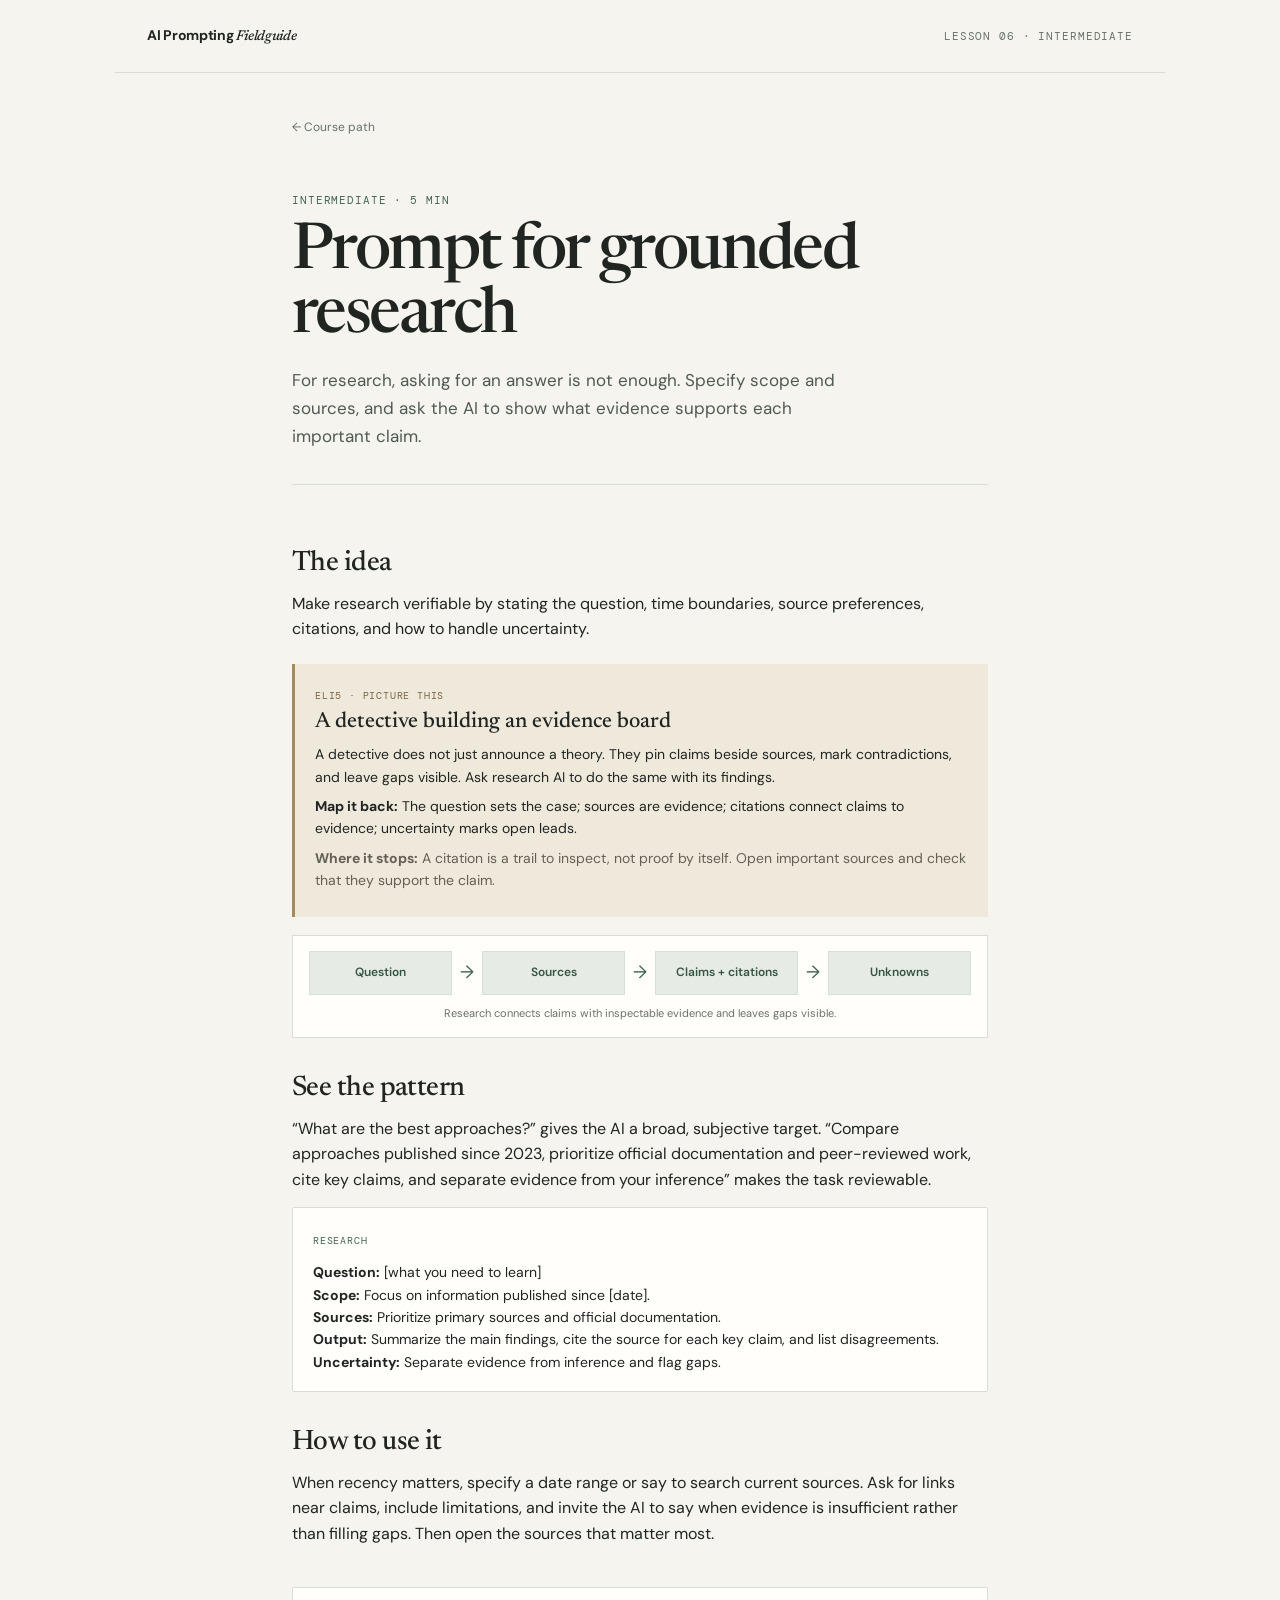
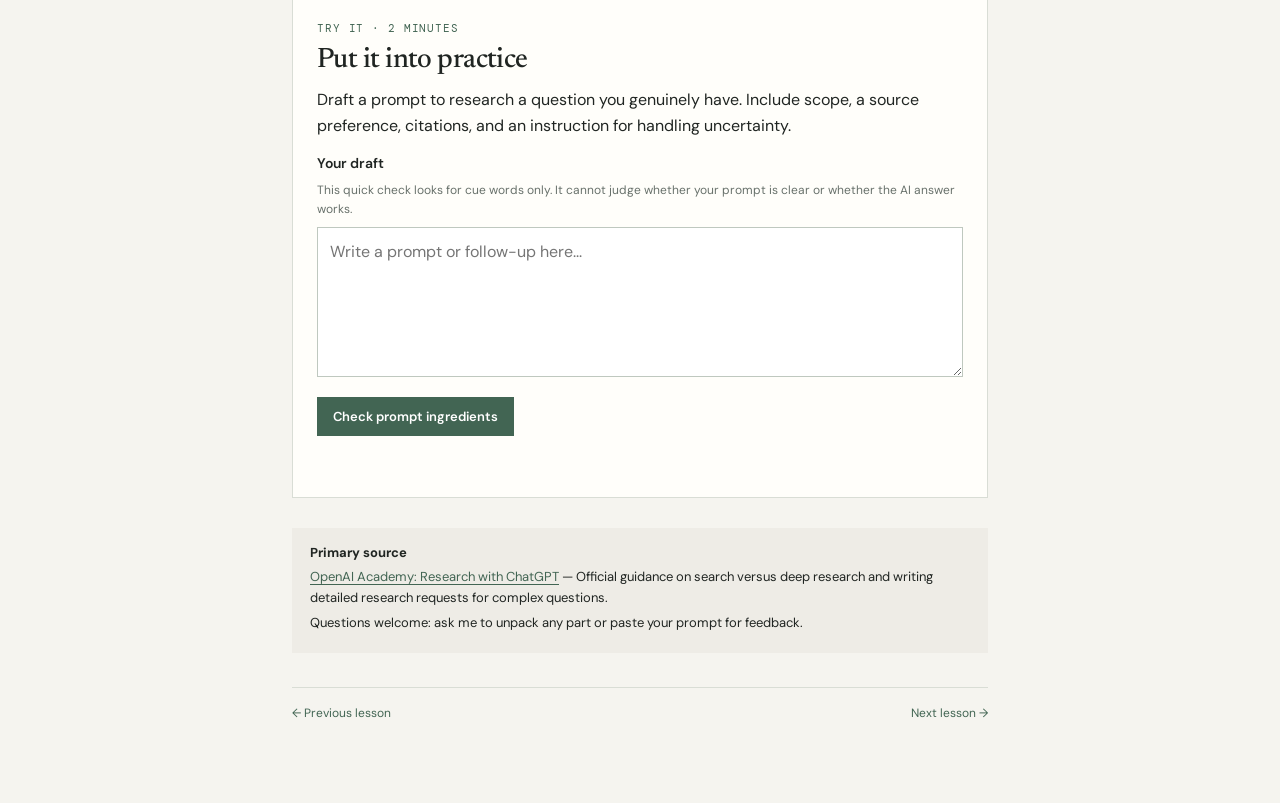
<file: lessons/0006-prompt-for-grounded-research.html>
<!doctype html><html lang="en"><head><meta charset="utf-8"><meta name="viewport" content="width=device-width,initial-scale=1"><meta name="description" content="For research, asking for an answer is not enough. Specify scope and sources, and ask the AI to show what evidence supports each important claim."><title>Prompt for grounded research | AI Prompting Fieldguide</title><link rel="stylesheet" href="../assets/site.css"><script defer src="../assets/lesson.js"></script></head><body><header class="site-header"><a class="brand" href="../">AI Prompting <span>Fieldguide</span></a><span class="eyebrow">Lesson 06 · Intermediate</span></header><main class="lesson-shell"><a class="back-link" href="../">← Course path</a><header class="lesson-header"><p class="kicker">INTERMEDIATE · 5 MIN</p><h1>Prompt for grounded research</h1><p class="lede">For research, asking for an answer is not enough. Specify scope and sources, and ask the AI to show what evidence supports each important claim.</p></header><article class="lesson-body"><h2>The idea</h2><p>Make research verifiable by stating the question, time boundaries, source preferences, citations, and how to handle uncertainty.</p><aside class="analogy"><p class="analogy-label">ELI5 · PICTURE THIS</p><h3>A detective building an evidence board</h3><p>A detective does not just announce a theory. They pin claims beside sources, mark contradictions, and leave gaps visible. Ask research AI to do the same with its findings.</p><p><strong>Map it back:</strong> The question sets the case; sources are evidence; citations connect claims to evidence; uncertainty marks open leads.</p><p class="analogy-limit"><strong>Where it stops:</strong> A citation is a trail to inspect, not proof by itself. Open important sources and check that they support the claim.</p></aside><figure class="lesson-visual" aria-label="Visual summary: Research connects claims with inspectable evidence and leaves gaps visible."><div class="visual-flow"><span class="visual-step">Question</span><span class="visual-arrow" aria-hidden="true">→</span><span class="visual-step">Sources</span><span class="visual-arrow" aria-hidden="true">→</span><span class="visual-step">Claims + citations</span><span class="visual-arrow" aria-hidden="true">→</span><span class="visual-step">Unknowns</span></div><figcaption>Research connects claims with inspectable evidence and leaves gaps visible.</figcaption></figure><h2>See the pattern</h2><p>“What are the best approaches?” gives the AI a broad, subjective target. “Compare approaches published since 2023, prioritize official documentation and peer-reviewed work, cite key claims, and separate evidence from your inference” makes the task reviewable.</p><div class="example"><span class="label">Research</span><p><strong>Question:</strong> [what you need to learn]<br><strong>Scope:</strong> Focus on information published since [date].<br><strong>Sources:</strong> Prioritize primary sources and official documentation.<br><strong>Output:</strong> Summarize the main findings, cite the source for each key claim, and list disagreements.<br><strong>Uncertainty:</strong> Separate evidence from inference and flag gaps.</p></div><h2>How to use it</h2><p>When recency matters, specify a date range or say to search current sources. Ask for links near claims, include limitations, and invite the AI to say when evidence is insufficient rather than filling gaps. Then open the sources that matter most.</p><section class="practice"><p class="kicker">TRY IT · 2 MINUTES</p><h2>Put it into practice</h2><p>Draft a prompt to research a question you genuinely have. Include scope, a source preference, citations, and an instruction for handling uncertainty.</p><form data-practice data-checks="goal,context,task,source,quality"><label for="practice">Your draft</label><p class="cue-note">This quick check looks for cue words only. It cannot judge whether your prompt is clear or whether the AI answer works.</p><textarea id="practice" placeholder="Write a prompt or follow-up here..."></textarea><button type="submit">Check prompt ingredients</button><p class="feedback" data-feedback aria-live="polite"></p></form></section><div class="source-box"><strong>Primary source</strong><p><a href="https://openai.com/academy/search-and-deep-research/">OpenAI Academy: Research with ChatGPT</a> — Official guidance on search versus deep research and writing detailed research requests for complex questions.</p><p>Questions welcome: ask me to unpack any part or paste your prompt for feedback.</p></div><nav class="lesson-nav"><a href="0005-break-down-complex-requests.html">← Previous lesson</a><a href="0007-improve-an-answer-with-follow-ups.html">Next lesson →</a></nav></article></main></body></html>
</file>
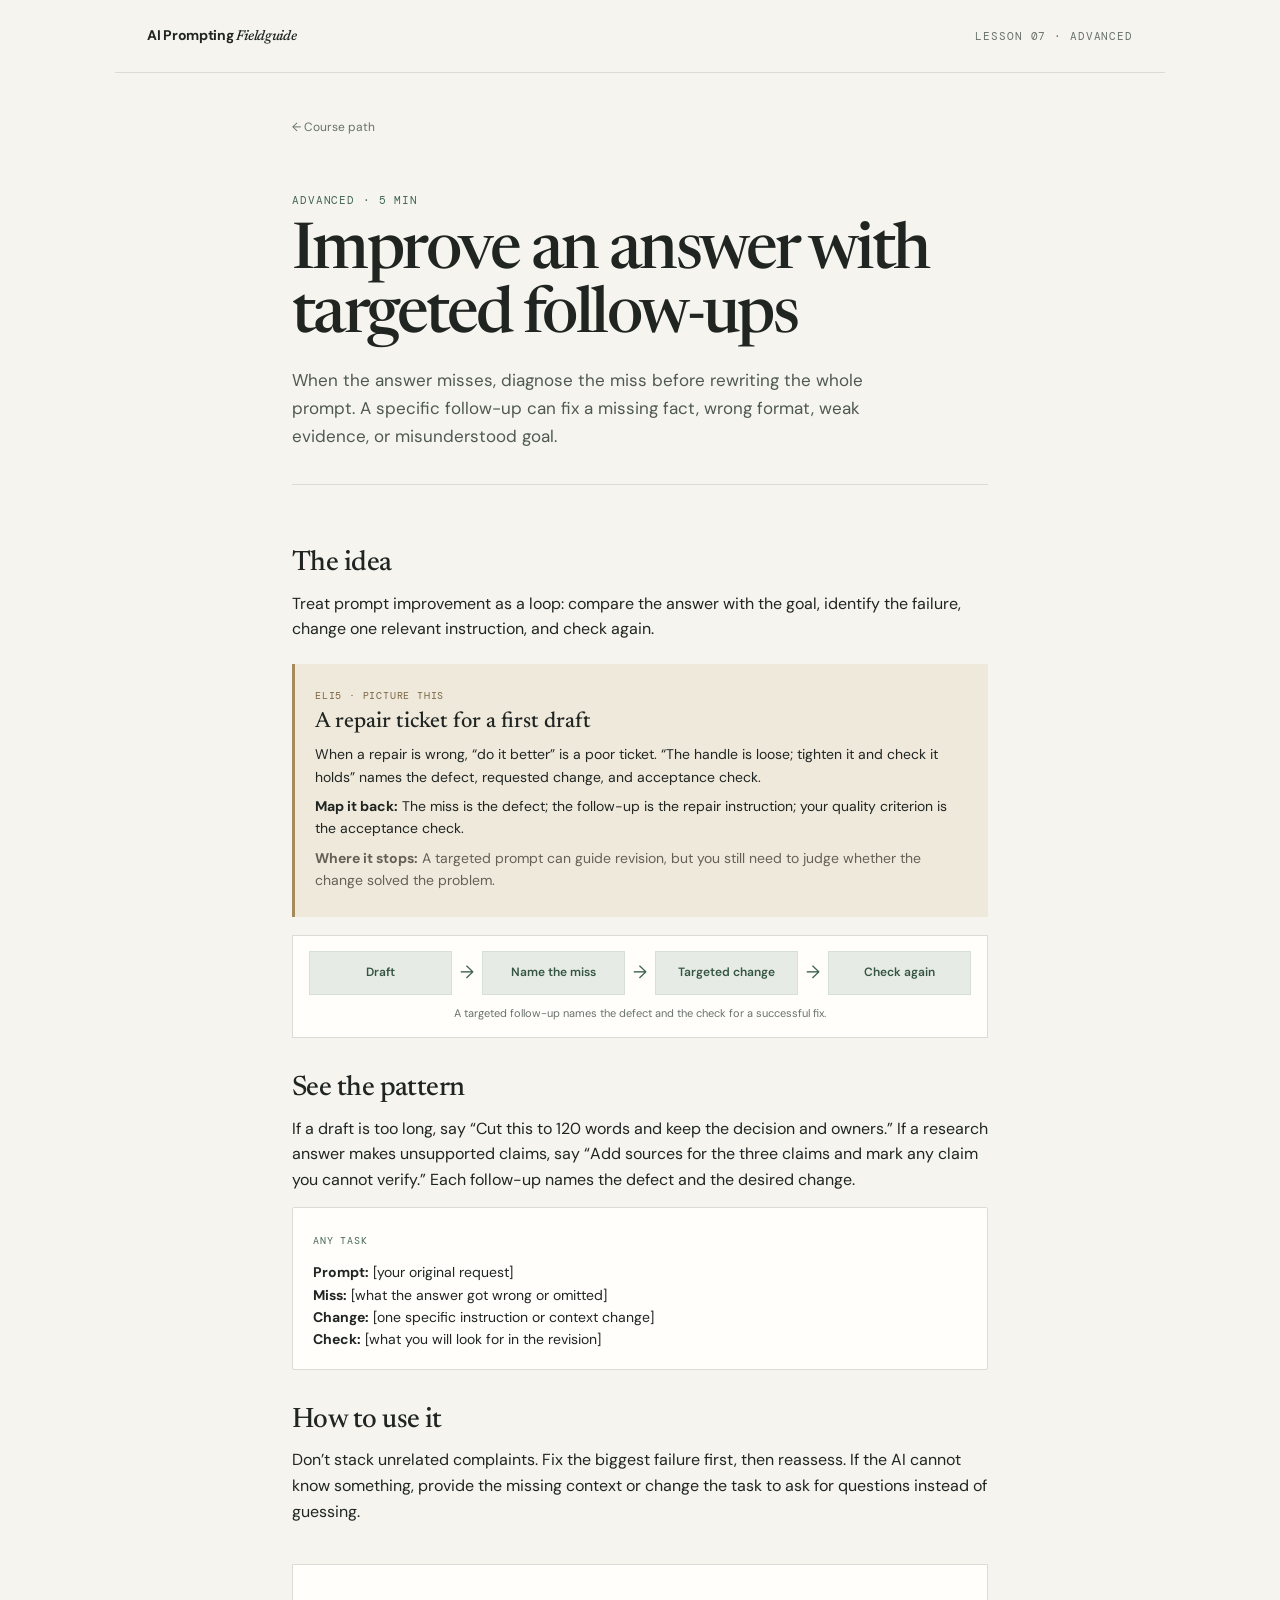
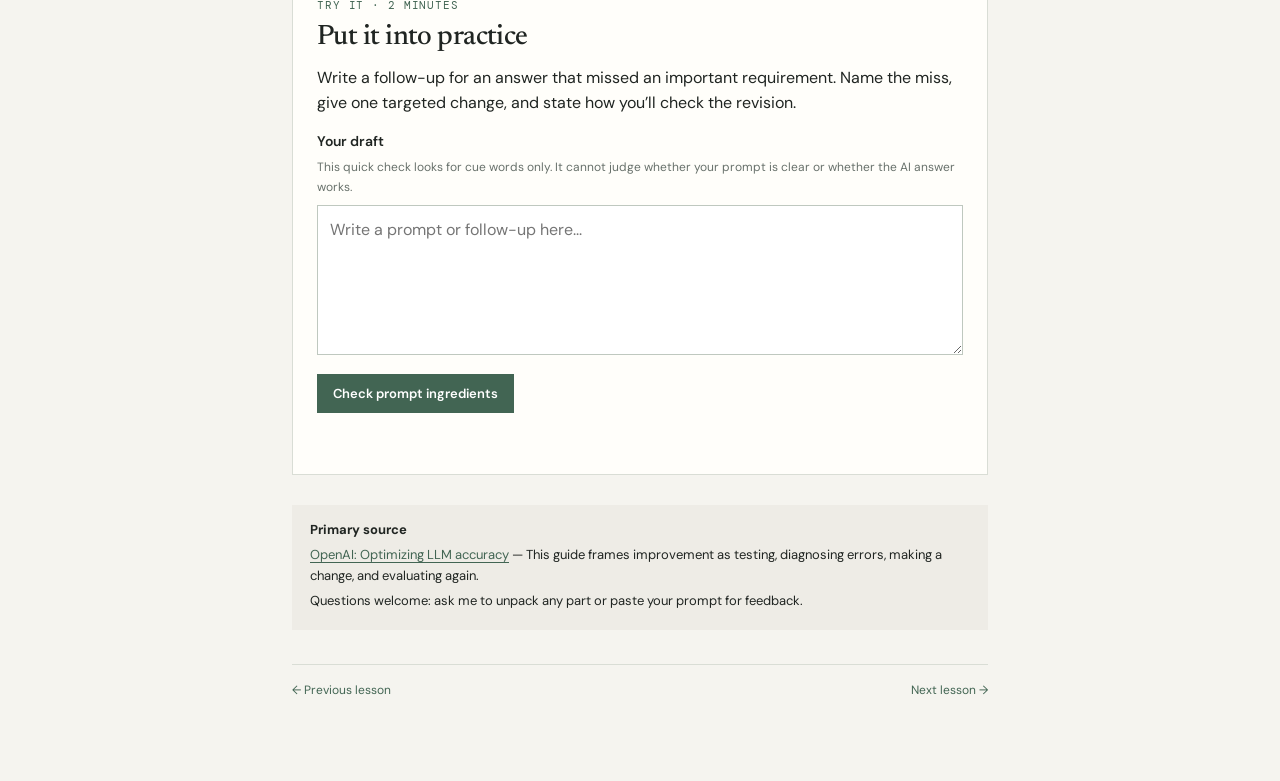
<file: lessons/0007-improve-an-answer-with-follow-ups.html>
<!doctype html><html lang="en"><head><meta charset="utf-8"><meta name="viewport" content="width=device-width,initial-scale=1"><meta name="description" content="When the answer misses, diagnose the miss before rewriting the whole prompt. A specific follow-up can fix a missing fact, wrong format, weak evidence, or misunderstood goal."><title>Improve an answer with targeted follow-ups | AI Prompting Fieldguide</title><link rel="stylesheet" href="../assets/site.css"><script defer src="../assets/lesson.js"></script></head><body><header class="site-header"><a class="brand" href="../">AI Prompting <span>Fieldguide</span></a><span class="eyebrow">Lesson 07 · Advanced</span></header><main class="lesson-shell"><a class="back-link" href="../">← Course path</a><header class="lesson-header"><p class="kicker">ADVANCED · 5 MIN</p><h1>Improve an answer with targeted follow-ups</h1><p class="lede">When the answer misses, diagnose the miss before rewriting the whole prompt. A specific follow-up can fix a missing fact, wrong format, weak evidence, or misunderstood goal.</p></header><article class="lesson-body"><h2>The idea</h2><p>Treat prompt improvement as a loop: compare the answer with the goal, identify the failure, change one relevant instruction, and check again.</p><aside class="analogy"><p class="analogy-label">ELI5 · PICTURE THIS</p><h3>A repair ticket for a first draft</h3><p>When a repair is wrong, “do it better” is a poor ticket. “The handle is loose; tighten it and check it holds” names the defect, requested change, and acceptance check.</p><p><strong>Map it back:</strong> The miss is the defect; the follow-up is the repair instruction; your quality criterion is the acceptance check.</p><p class="analogy-limit"><strong>Where it stops:</strong> A targeted prompt can guide revision, but you still need to judge whether the change solved the problem.</p></aside><figure class="lesson-visual" aria-label="Visual summary: A targeted follow-up names the defect and the check for a successful fix."><div class="visual-flow"><span class="visual-step">Draft</span><span class="visual-arrow" aria-hidden="true">→</span><span class="visual-step">Name the miss</span><span class="visual-arrow" aria-hidden="true">→</span><span class="visual-step">Targeted change</span><span class="visual-arrow" aria-hidden="true">→</span><span class="visual-step">Check again</span></div><figcaption>A targeted follow-up names the defect and the check for a successful fix.</figcaption></figure><h2>See the pattern</h2><p>If a draft is too long, say “Cut this to 120 words and keep the decision and owners.” If a research answer makes unsupported claims, say “Add sources for the three claims and mark any claim you cannot verify.” Each follow-up names the defect and the desired change.</p><div class="example"><span class="label">Any task</span><p><strong>Prompt:</strong> [your original request]<br><strong>Miss:</strong> [what the answer got wrong or omitted]<br><strong>Change:</strong> [one specific instruction or context change]<br><strong>Check:</strong> [what you will look for in the revision]</p></div><h2>How to use it</h2><p>Don’t stack unrelated complaints. Fix the biggest failure first, then reassess. If the AI cannot know something, provide the missing context or change the task to ask for questions instead of guessing.</p><section class="practice"><p class="kicker">TRY IT · 2 MINUTES</p><h2>Put it into practice</h2><p>Write a follow-up for an answer that missed an important requirement. Name the miss, give one targeted change, and state how you’ll check the revision.</p><form data-practice data-checks="task,revision,quality"><label for="practice">Your draft</label><p class="cue-note">This quick check looks for cue words only. It cannot judge whether your prompt is clear or whether the AI answer works.</p><textarea id="practice" placeholder="Write a prompt or follow-up here..."></textarea><button type="submit">Check prompt ingredients</button><p class="feedback" data-feedback aria-live="polite"></p></form></section><div class="source-box"><strong>Primary source</strong><p><a href="https://developers.openai.com/api/docs/guides/optimizing-llm-accuracy">OpenAI: Optimizing LLM accuracy</a> — This guide frames improvement as testing, diagnosing errors, making a change, and evaluating again.</p><p>Questions welcome: ask me to unpack any part or paste your prompt for feedback.</p></div><nav class="lesson-nav"><a href="0006-prompt-for-grounded-research.html">← Previous lesson</a><a href="0008-build-a-prompt-you-can-trust.html">Next lesson →</a></nav></article></main></body></html>
</file>
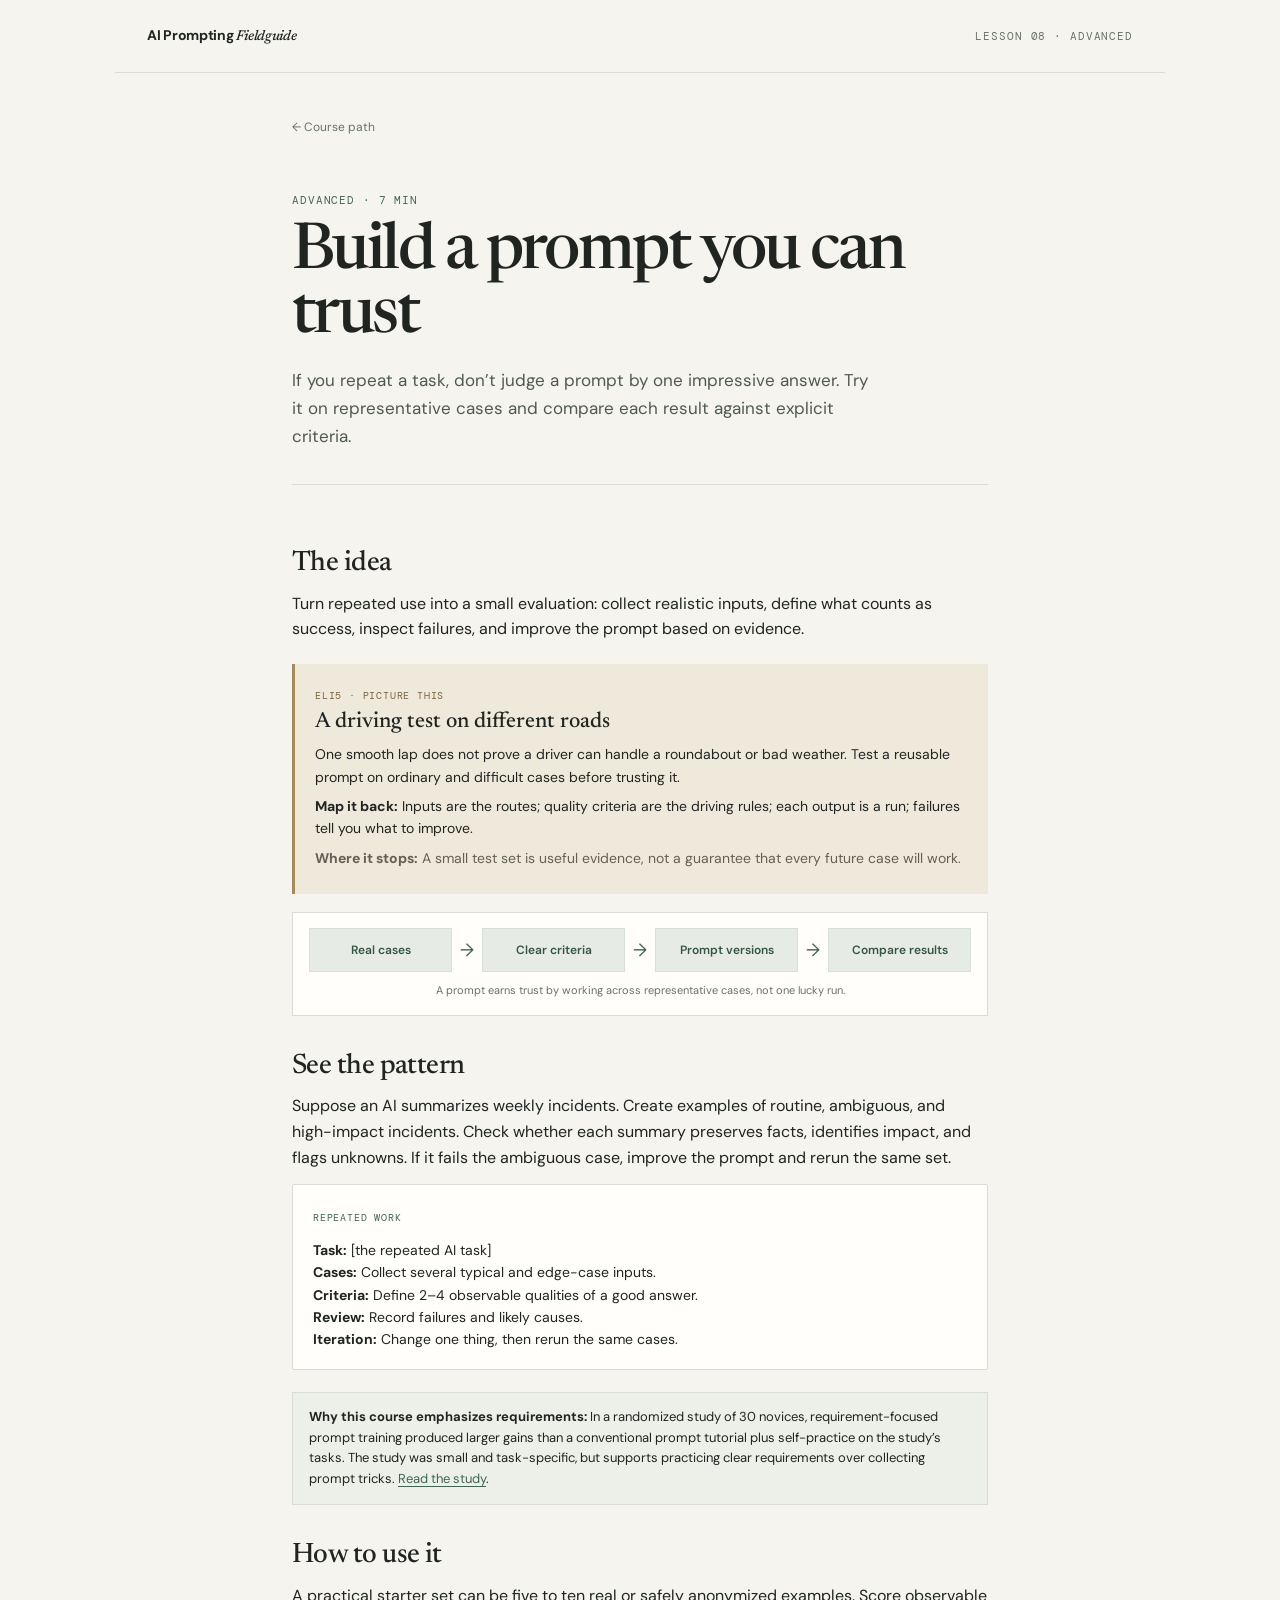
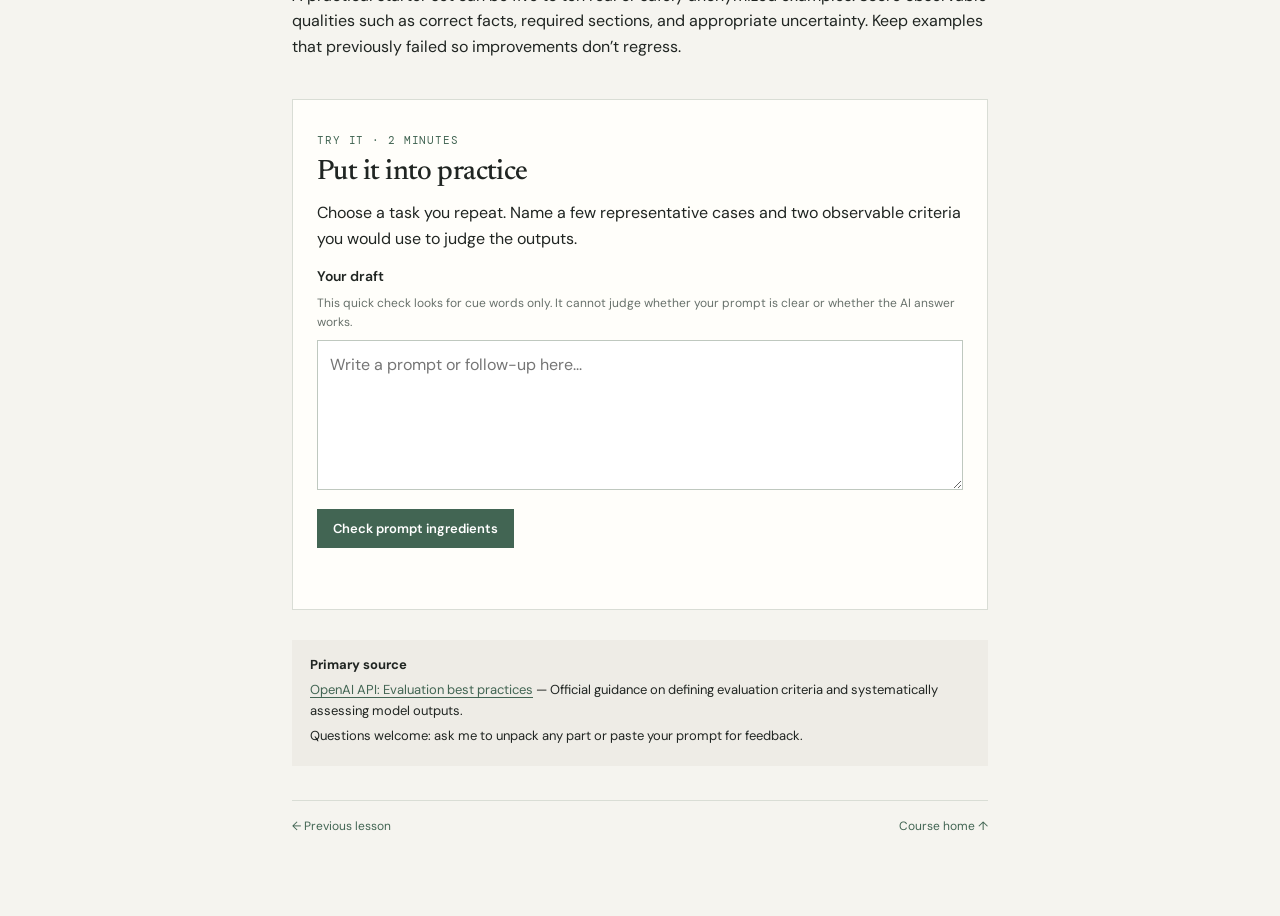
<file: lessons/0008-build-a-prompt-you-can-trust.html>
<!doctype html><html lang="en"><head><meta charset="utf-8"><meta name="viewport" content="width=device-width,initial-scale=1"><meta name="description" content="If you repeat a task, don’t judge a prompt by one impressive answer. Try it on representative cases and compare each result against explicit criteria."><title>Build a prompt you can trust | AI Prompting Fieldguide</title><link rel="stylesheet" href="../assets/site.css"><script defer src="../assets/lesson.js"></script></head><body><header class="site-header"><a class="brand" href="../">AI Prompting <span>Fieldguide</span></a><span class="eyebrow">Lesson 08 · Advanced</span></header><main class="lesson-shell"><a class="back-link" href="../">← Course path</a><header class="lesson-header"><p class="kicker">ADVANCED · 7 MIN</p><h1>Build a prompt you can trust</h1><p class="lede">If you repeat a task, don’t judge a prompt by one impressive answer. Try it on representative cases and compare each result against explicit criteria.</p></header><article class="lesson-body"><h2>The idea</h2><p>Turn repeated use into a small evaluation: collect realistic inputs, define what counts as success, inspect failures, and improve the prompt based on evidence.</p><aside class="analogy"><p class="analogy-label">ELI5 · PICTURE THIS</p><h3>A driving test on different roads</h3><p>One smooth lap does not prove a driver can handle a roundabout or bad weather. Test a reusable prompt on ordinary and difficult cases before trusting it.</p><p><strong>Map it back:</strong> Inputs are the routes; quality criteria are the driving rules; each output is a run; failures tell you what to improve.</p><p class="analogy-limit"><strong>Where it stops:</strong> A small test set is useful evidence, not a guarantee that every future case will work.</p></aside><figure class="lesson-visual" aria-label="Visual summary: A prompt earns trust by working across representative cases, not one lucky run."><div class="visual-flow"><span class="visual-step">Real cases</span><span class="visual-arrow" aria-hidden="true">→</span><span class="visual-step">Clear criteria</span><span class="visual-arrow" aria-hidden="true">→</span><span class="visual-step">Prompt versions</span><span class="visual-arrow" aria-hidden="true">→</span><span class="visual-step">Compare results</span></div><figcaption>A prompt earns trust by working across representative cases, not one lucky run.</figcaption></figure><h2>See the pattern</h2><p>Suppose an AI summarizes weekly incidents. Create examples of routine, ambiguous, and high-impact incidents. Check whether each summary preserves facts, identifies impact, and flags unknowns. If it fails the ambiguous case, improve the prompt and rerun the same set.</p><div class="example"><span class="label">Repeated work</span><p><strong>Task:</strong> [the repeated AI task]<br><strong>Cases:</strong> Collect several typical and edge-case inputs.<br><strong>Criteria:</strong> Define 2–4 observable qualities of a good answer.<br><strong>Review:</strong> Record failures and likely causes.<br><strong>Iteration:</strong> Change one thing, then rerun the same cases.</p></div><p class="evidence-note"><strong>Why this course emphasizes requirements:</strong> In a randomized study of 30 novices, requirement-focused prompt training produced larger gains than a conventional prompt tutorial plus self-practice on the study’s tasks. The study was small and task-specific, but supports practicing clear requirements over collecting prompt tricks. <a href="https://doi.org/10.1145/3731756">Read the study</a>.</p><h2>How to use it</h2><p>A practical starter set can be five to ten real or safely anonymized examples. Score observable qualities such as correct facts, required sections, and appropriate uncertainty. Keep examples that previously failed so improvements don’t regress.</p><section class="practice"><p class="kicker">TRY IT · 2 MINUTES</p><h2>Put it into practice</h2><p>Choose a task you repeat. Name a few representative cases and two observable criteria you would use to judge the outputs.</p><form data-practice data-checks="goal,context,quality,revision"><label for="practice">Your draft</label><p class="cue-note">This quick check looks for cue words only. It cannot judge whether your prompt is clear or whether the AI answer works.</p><textarea id="practice" placeholder="Write a prompt or follow-up here..."></textarea><button type="submit">Check prompt ingredients</button><p class="feedback" data-feedback aria-live="polite"></p></form></section><div class="source-box"><strong>Primary source</strong><p><a href="https://developers.openai.com/api/docs/guides/evaluation-best-practices">OpenAI API: Evaluation best practices</a> — Official guidance on defining evaluation criteria and systematically assessing model outputs.</p><p>Questions welcome: ask me to unpack any part or paste your prompt for feedback.</p></div><nav class="lesson-nav"><a href="0007-improve-an-answer-with-follow-ups.html">← Previous lesson</a><a href="../">Course home ↑</a></nav></article></main></body></html>
</file>
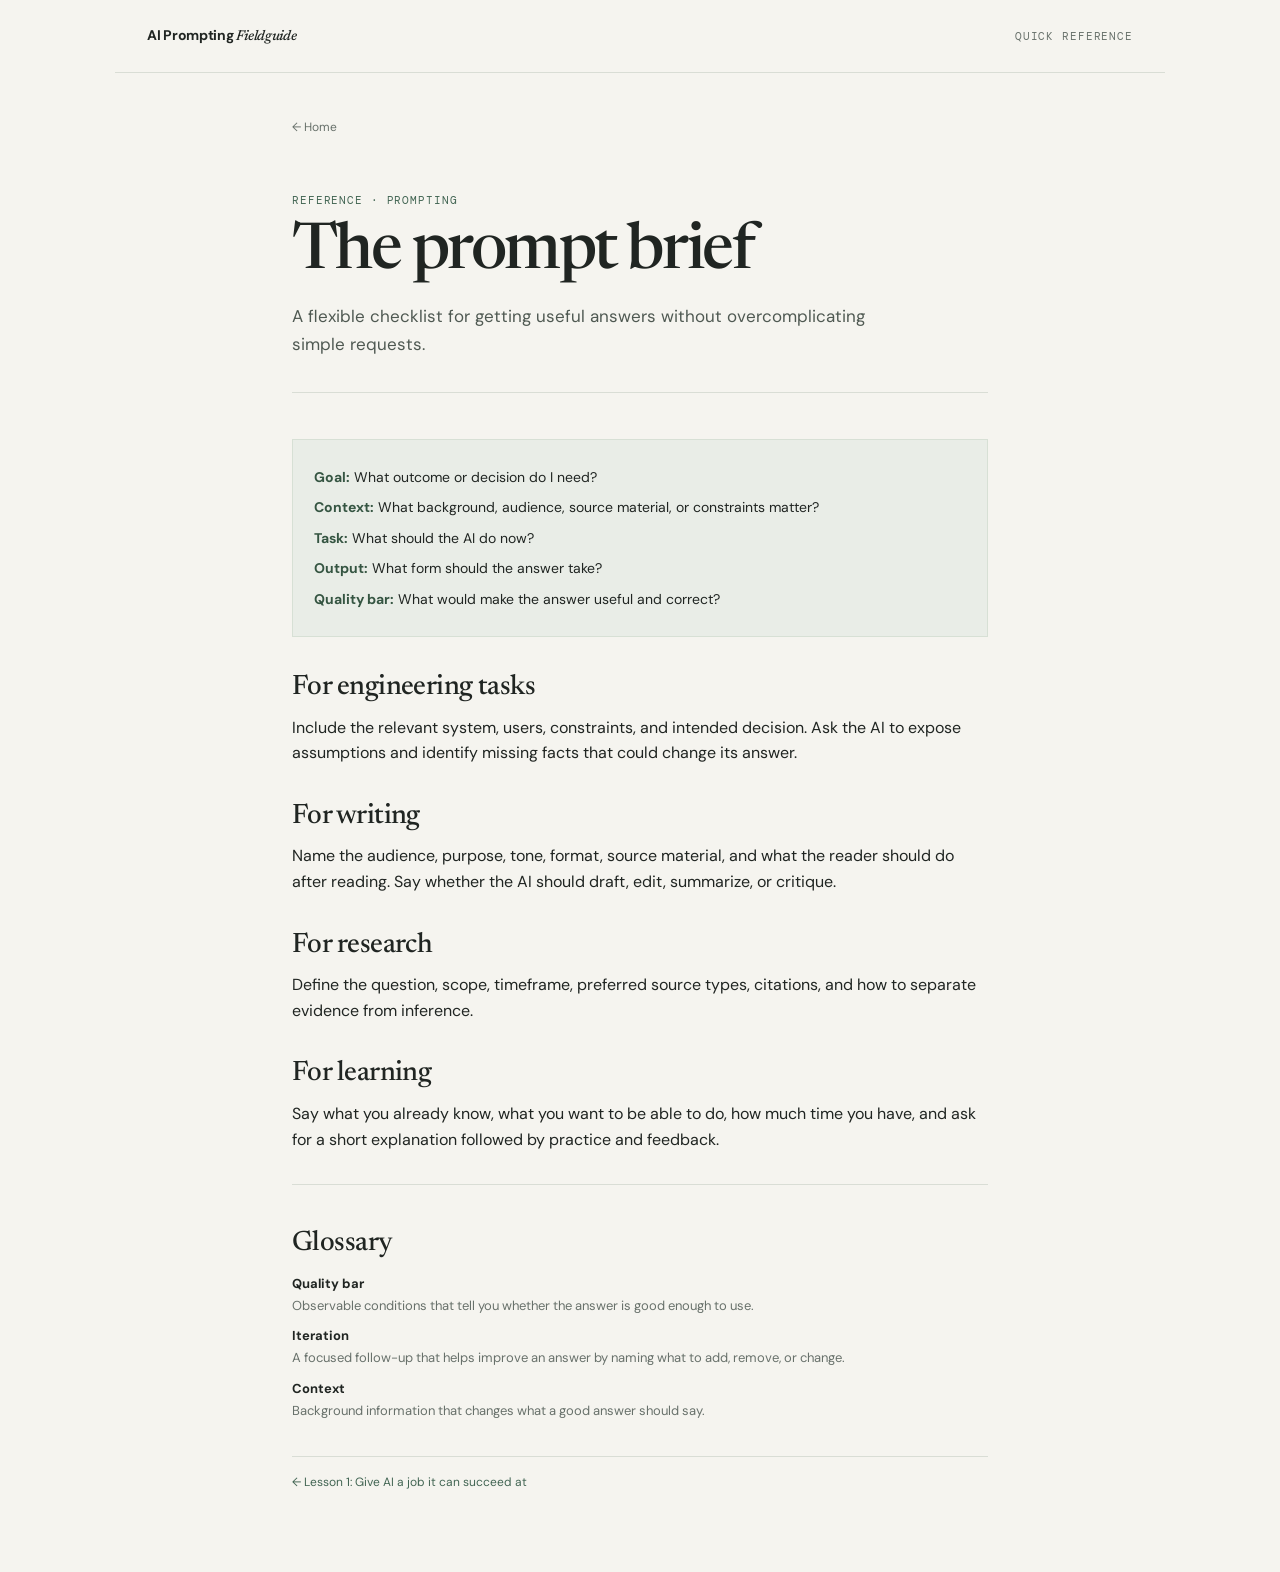
<file: reference/prompt-brief.html>
<!doctype html><html lang="en"><head><meta charset="utf-8"><meta name="viewport" content="width=device-width,initial-scale=1"><title>Prompt brief | AI Prompting Fieldguide</title><link rel="stylesheet" href="../assets/site.css"></head><body><header class="site-header"><a class="brand" href="../">AI Prompting <span>Fieldguide</span></a><span class="eyebrow">Quick reference</span></header><main class="lesson-shell"><a class="back-link" href="../">← Home</a><header class="lesson-header"><p class="kicker">REFERENCE · PROMPTING</p><h1>The prompt brief</h1><p class="lede">A flexible checklist for getting useful answers without overcomplicating simple requests.</p></header><article class="lesson-body"><div class="prompt-template"><p><strong>Goal:</strong> What outcome or decision do I need?</p><p><strong>Context:</strong> What background, audience, source material, or constraints matter?</p><p><strong>Task:</strong> What should the AI do now?</p><p><strong>Output:</strong> What form should the answer take?</p><p><strong>Quality bar:</strong> What would make the answer useful and correct?</p></div><h2>For engineering tasks</h2><p>Include the relevant system, users, constraints, and intended decision. Ask the AI to expose assumptions and identify missing facts that could change its answer.</p><h2>For writing</h2><p>Name the audience, purpose, tone, format, source material, and what the reader should do after reading. Say whether the AI should draft, edit, summarize, or critique.</p><h2>For research</h2><p>Define the question, scope, timeframe, preferred source types, citations, and how to separate evidence from inference.</p><h2>For learning</h2><p>Say what you already know, what you want to be able to do, how much time you have, and ask for a short explanation followed by practice and feedback.</p><div class="glossary"><h2>Glossary</h2><dl><dt>Quality bar</dt><dd>Observable conditions that tell you whether the answer is good enough to use.</dd><dt>Iteration</dt><dd>A focused follow-up that helps improve an answer by naming what to add, remove, or change.</dd><dt>Context</dt><dd>Background information that changes what a good answer should say.</dd></dl></div><nav class="lesson-nav"><a href="../lessons/0001-writing-better-prompts.html">← Lesson 1: Give AI a job it can succeed at</a><span></span></nav></article></main></body></html>
</file>
<file: assets/site.css>
@import url('https://fonts.googleapis.com/css2?family=DM+Mono:wght@400;500&family=DM+Sans:wght@400;500;600;700&family=Newsreader:opsz,wght@6..72,400;6..72,500;6..72,600&display=swap');
:root{--paper:#f5f4ef;--ink:#202522;--muted:#68716b;--line:#d9ddd5;--green:#426553;--pale:#e6ece5;--warm:#ded6c7;--white:#fffefa;--serif:'Newsreader',Georgia,serif;--sans:'DM Sans',Arial,sans-serif;--mono:'DM Mono',monospace}*{box-sizing:border-box}html{scroll-behavior:smooth}body{margin:0;background:var(--paper);color:var(--ink);font-family:var(--sans);font-size:16px;line-height:1.6}a{color:var(--green);text-underline-offset:3px}.site-header{max-width:1050px;margin:auto;padding:24px 32px;display:flex;justify-content:space-between;align-items:center;border-bottom:1px solid var(--line)}.brand{text-decoration:none;font-size:14px;font-weight:700;letter-spacing:-.02em;color:var(--ink)}.brand span{font-family:var(--serif);font-weight:500;font-style:italic}.eyebrow,.kicker,.small-label,.lesson-tag,.meta,.step-label{font:11px var(--mono);letter-spacing:.08em;text-transform:uppercase;color:var(--muted)}.home{max-width:880px;margin:auto;padding:60px 32px 40px}.hero{max-width:650px}.kicker{color:var(--green);margin:0 0 14px}.hero h1{font:500 clamp(52px,8vw,82px)/.98 var(--serif);letter-spacing:-.05em;margin:0 0 22px}.hero h1 em{color:var(--green);font-weight:400}.lede{max-width:580px;font-size:18px;color:#4f5952;line-height:1.65}.mission-note{display:flex;gap:14px;align-items:flex-start;max-width:550px;margin:34px 0 0;padding:15px 18px;border-left:2px solid var(--green);background:var(--pale)}.mission-note p{margin:0;font-size:14px;line-height:1.55}.mission-note strong{font-size:12px}.dot{width:8px;height:8px;background:var(--green);border-radius:50%;margin-top:7px;flex:none}.lesson-list{margin-top:72px}.section-heading{display:flex;justify-content:space-between;align-items:end;margin-bottom:16px}.section-heading h2{font:500 34px/1.1 var(--serif);margin:0;letter-spacing:-.02em}.small-label{padding-bottom:5px}.lesson-card{display:grid;grid-template-columns:48px 1fr 24px;gap:18px;align-items:center;background:var(--white);border:1px solid var(--line);padding:23px 24px;color:inherit;text-decoration:none;transition:transform .18s,border-color .18s}.lesson-card:hover{transform:translateY(-2px);border-color:var(--green)}.lesson-number{font:20px var(--serif);color:var(--green)}.lesson-copy{display:grid;gap:4px}.lesson-tag{font-size:9px;color:var(--green)}.lesson-copy strong{font:500 23px/1.25 var(--serif)}.lesson-copy>span:last-child{font-size:13px;color:var(--muted)}.arrow{color:var(--green);font-size:20px}.home-footer{border-top:1px solid var(--line);margin-top:44px;padding-top:18px;display:flex;justify-content:space-between;font-size:12px;color:var(--muted)}.home-footer a{font-weight:600;text-decoration:none}.lesson-shell{max-width:760px;margin:auto;padding:40px 32px 80px}.back-link{font-size:12px;text-decoration:none;color:var(--muted)}.lesson-header{padding:54px 0 34px;border-bottom:1px solid var(--line)}.lesson-header h1{font:500 clamp(44px,7vw,64px)/1 var(--serif);letter-spacing:-.04em;margin:12px 0 16px}.lesson-header .lede{font-size:17px;margin-bottom:0}.lesson-body{padding-top:28px}.lesson-body h2{font:500 28px/1.2 var(--serif);letter-spacing:-.02em;margin:34px 0 10px}.lesson-body h3{font-size:16px;margin:23px 0 6px}.lesson-body p{margin:9px 0}.prompt-template{background:#e9ede7;border:1px solid #d7e0d5;padding:18px 21px;margin:18px 0;font-size:14px}.prompt-template p{margin:8px 0}.prompt-template strong{color:#355542}.example{padding:18px 20px;background:var(--white);border:1px solid var(--line);border-radius:2px;margin:14px 0 22px}.example .label{font:10px var(--mono);letter-spacing:.08em;text-transform:uppercase;color:var(--green)}.example p{font-size:14px;margin:10px 0 0}.callout{border-left:2px solid #a08e6d;padding:3px 0 3px 15px;color:#4e554e;font-size:14px}.practice{margin-top:40px;padding:24px;background:var(--white);border:1px solid var(--line)}.practice h2{margin-top:0}.practice label{display:block;font-weight:600;font-size:14px;margin:14px 0 6px}.practice textarea{width:100%;min-height:150px;padding:12px;border:1px solid #bfc8bf;background:#fff;color:var(--ink);font:16px/1.55 var(--sans);resize:vertical}.practice button{margin-top:12px;border:0;background:var(--green);color:white;padding:11px 16px;font:600 13px var(--sans);cursor:pointer}.practice button:hover{background:#314d3e}.feedback{min-height:28px;font-size:13px;color:var(--green);margin-bottom:0!important}.source-box{font-size:13px;background:#eeece6;padding:15px 18px;margin-top:30px}.source-box p{margin:4px 0}.lesson-nav{display:flex;justify-content:space-between;border-top:1px solid var(--line);padding-top:16px;margin-top:34px;font-size:12px}.lesson-nav a{text-decoration:none}.glossary{border-top:1px solid var(--line);padding-top:8px;margin-top:32px;font-size:13px}.glossary dt{font-weight:700;margin-top:10px}.glossary dd{margin:1px 0;color:var(--muted)}@media(max-width:600px){.site-header{padding:18px 20px}.eyebrow{font-size:9px}.home{padding:44px 20px 30px}.hero h1{font-size:57px}.lede{font-size:16px}.lesson-list{margin-top:52px}.lesson-card{grid-template-columns:30px 1fr 18px;gap:10px;padding:18px 14px}.lesson-copy strong{font-size:20px}.lesson-copy>span:last-child{font-size:12px}.home-footer{gap:16px;align-items:start}.lesson-shell{padding:28px 20px 60px}.lesson-header{padding:40px 0 27px}.lesson-header h1{font-size:47px}}
@media print{body{background:#fff}.site-header,.back-link,.practice,.lesson-nav{display:none!important}.lesson-shell{max-width:none;padding:0}.lesson-header{padding-top:0}.lesson-body{font-size:11pt}.source-box,.prompt-template,.example{break-inside:avoid}}

.path-group{margin-top:24px}.path-label{font:10px var(--mono);letter-spacing:.08em;text-transform:uppercase;color:var(--muted);margin:0 0 8px}.path-label span{color:var(--green);margin-left:8px}.path-group .lesson-card+.lesson-card{border-top:0}

@media(max-width:600px){.practice button{min-height:44px;padding:12px 16px}.practice textarea{font-size:16px}.lesson-nav{gap:16px}.lesson-nav a{padding:8px 0}}

.analogy{margin:22px 0 18px;padding:18px 20px;background:#efe9dc;border-left:3px solid #a58a5e}.analogy-label{font:10px var(--mono)!important;letter-spacing:.08em;color:#796340!important;margin:0 0 6px!important}.analogy h3{font:500 22px/1.2 var(--serif);margin:0 0 8px}.analogy p{font-size:14px;margin:7px 0!important}.analogy-limit{color:#656055}.lesson-visual{margin:16px 0 28px;padding:15px 16px;background:var(--white);border:1px solid var(--line)}.visual-flow{display:flex;align-items:stretch;justify-content:center;gap:8px;flex-wrap:wrap}.visual-step{display:flex;align-items:center;justify-content:center;min-height:44px;padding:8px 12px;background:var(--pale);border:1px solid #d7e0d5;color:#355542;font-size:12px;font-weight:600;text-align:center;flex:1 1 90px}.visual-arrow{align-self:center;color:var(--green);font-size:18px}.lesson-visual figcaption{margin-top:10px;color:var(--muted);font-size:11px;text-align:center}.cue-note{font-size:12px;color:var(--muted);margin:0 0 8px!important}.evidence-note{padding:14px 16px;background:#edf0e9;border:1px solid var(--line);font-size:13px}
@media(max-width:600px){.analogy{padding:15px 16px}.visual-flow{gap:6px}.visual-step{flex:1 1 38%;min-height:44px}.visual-arrow{font-size:14px}.lesson-visual{padding:12px}}
</file>
